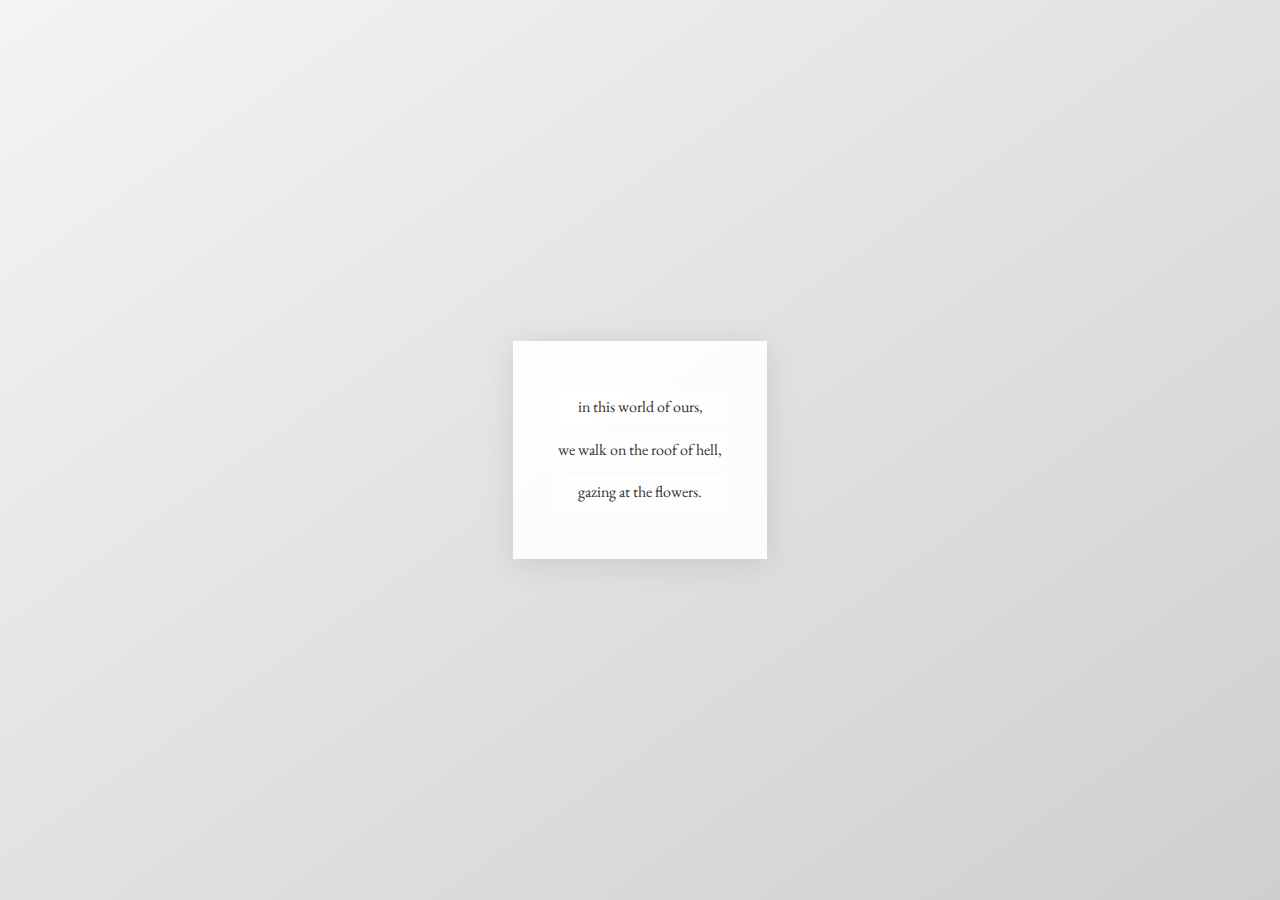
<file: index.html>
<!DOCTYPE html>
<html lang="en">
<head>
    <meta charset="UTF-8" />
    <meta name="viewport" content="width=device-width, initial-scale=1.0"/> 
    <title>flowers</title>
    <link href="https://fonts.googleapis.com/css2?family=EB+Garamond&display=swap" rel="stylesheet">
    <style>
        body {
            margin: 0;
            padding: 0;
            font-family: "EB Garamond", serif;
            background: linear-gradient(to bottom right, #f4f4f4, #cfcfcf);
            height: 100vh;
            display: flex;
            justify-content: center;
            align-items: center;
            color: #333;
        }

        .haiku-container {
            text-align: center;
            padding: 40px;
            background: rgba(255, 255, 255, 0.9);
            box-shadow: 0 4px 30px rgba(0, 0, 0, 0.1);
            background-image: url('https://upload.wikimedia.org/wikipedia/commons/thumb/2/21/Red_rose.jpg/600px-Red_rose.jpg');
            background-size: cover;
            background-position: center;
        }

        .haiku-container p {
            margin: 10px 0;
            font-size: 1rem;
            line-height: 1.4;
            background: rgba(255,255,255,0.7);
            padding: 5px;
            border-radius: 5px;
        }
    </style>
</head>
<body>
    <div class="haiku-container">
        <p>in this world of ours,</p>
        <p>we walk on the roof of hell,</p>
        <p>gazing at the flowers.</p>
    </div>
</body>
</html>
</file>
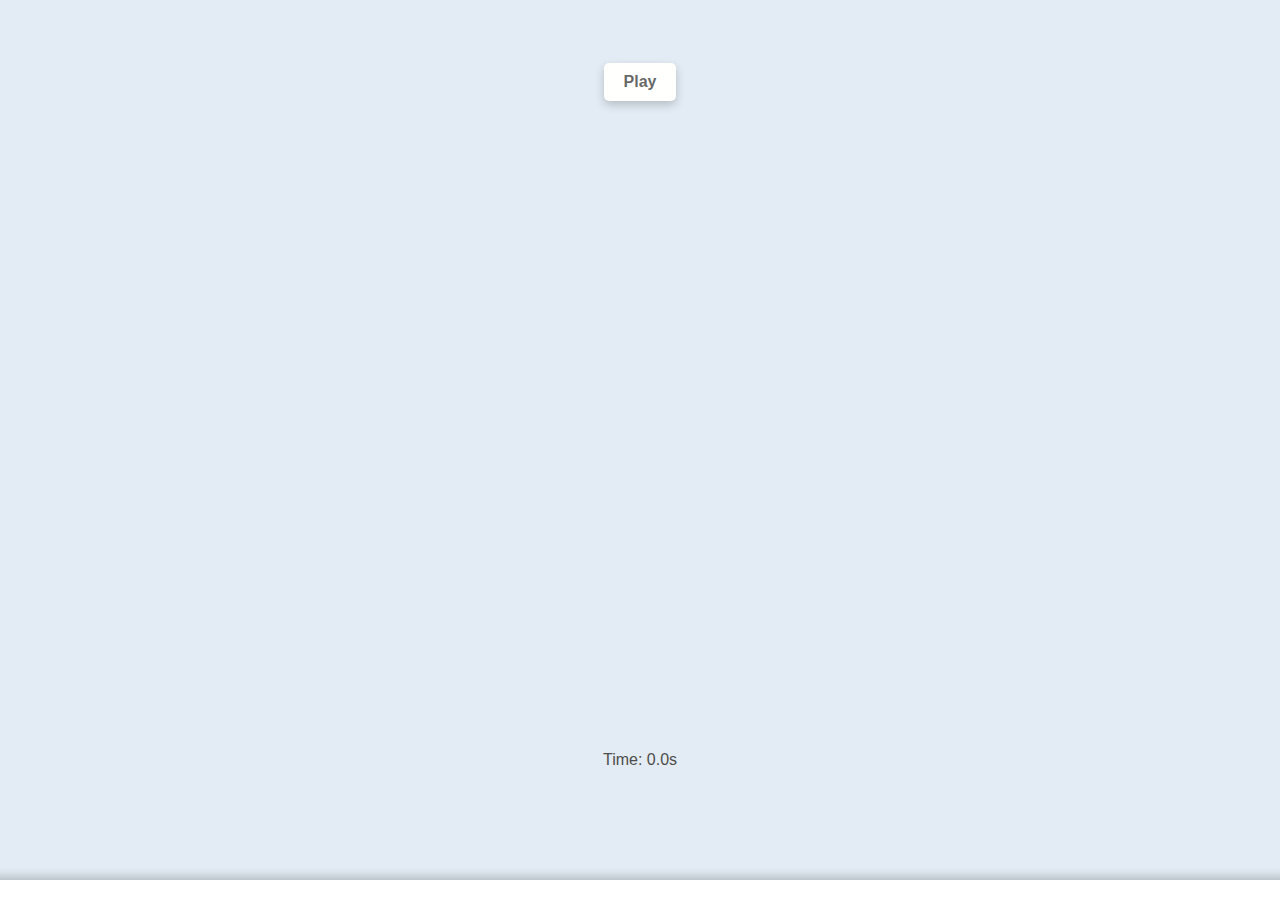
<file: bird/index.html>
<!DOCTYPE html>
<html lang="en">
<head>
    <meta charset="UTF-8">
    <meta name="viewport" content="width=device-width, initial-scale=1.0">
    <title>Birdsong Visualization</title>
    <link rel="stylesheet" href="styles/styles.css">
    <script src="https://d3js.org/d3.v6.min.js"></script>
    <script src="scripts/main.js" defer></script>
</head>
<body>
    <div id="main-content">
        <h1 id="bird-title"></h1>
        <button id="play-button">Play</button>
        <svg id="wheel" width="600" height="600"></svg>
        <div id="time-display">Time: 0.0s</div>
    </div>
    <div id="bottom-menu">
        
    </div>
</body>
</html>
</file>
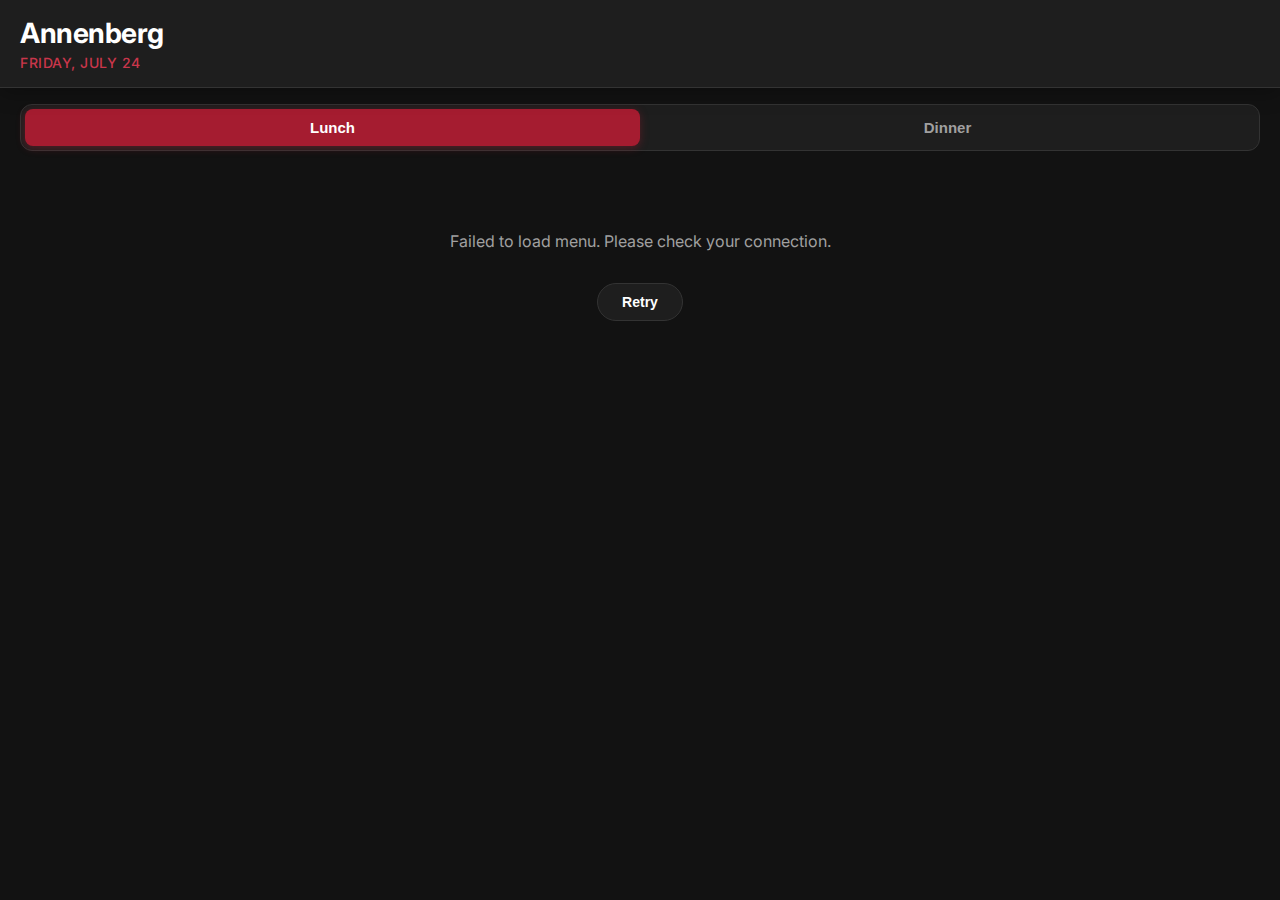
<file: harvardmenu/index.html>
<!DOCTYPE html>
<html lang="en">
<head>
    <meta charset="UTF-8">
    <meta name="viewport" content="width=device-width, initial-scale=1.0, maximum-scale=1.0, user-scalable=no">
    <title>HUDS Menu</title>
    
    <!-- PWA Meta Tags -->
    <meta name="apple-mobile-web-app-capable" content="yes">
    <meta name="apple-mobile-web-app-status-bar-style" content="black-translucent">
    <meta name="apple-mobile-web-app-title" content="HUDS Menu">
    <link rel="apple-touch-icon" href="icons/icon-192.png">
    
    <link rel="manifest" href="manifest.json">
    <link rel="stylesheet" href="style.css">
    
    <!-- Google Fonts for modern typography -->
    <link rel="preconnect" href="https://fonts.googleapis.com">
    <link rel="preconnect" href="https://fonts.gstatic.com" crossorigin>
    <link href="https://fonts.googleapis.com/css2?family=Inter:wght@400;500;600;700&display=swap" rel="stylesheet">
</head>
<body>
    <header class="app-header">
        <div class="header-content">
            <h1>Annenberg</h1>
            <p id="date-display" class="date-subtitle">Loading...</p>
        </div>
    </header>

    <main class="app-container">
        <!-- Tabs for Lunch / Dinner -->
        <div class="meal-tabs">
            <button class="tab-button active" data-meal="1">Lunch</button>
            <button class="tab-button" data-meal="2">Dinner</button>
        </div>

        <div id="loading" class="loading-state">
            <div class="spinner"></div>
            <p>Fetching today's menu...</p>
        </div>

        <div id="error" class="error-state hidden">
            <p>Failed to load menu. Please check your connection.</p>
            <button id="retry-btn" class="retry-btn">Retry</button>
        </div>

        <!-- Menu Content -->
        <div id="menu-container" class="menu-container hidden">
            <!-- Categories will be injected here by JS -->
        </div>
    </main>

    <!-- Adding to home screen prompt (shown via CSS if needed, or just let users do it manually) -->
    <div id="pwa-prompt" class="pwa-prompt hidden">
        <p>To install, tap Share <span class="share-icon">↑</span> then "Add to Home Screen"</p>
        <button id="close-prompt" class="close-btn">×</button>
    </div>

    <script src="app.js?v=2"></script>
</body>
</html>
</file>
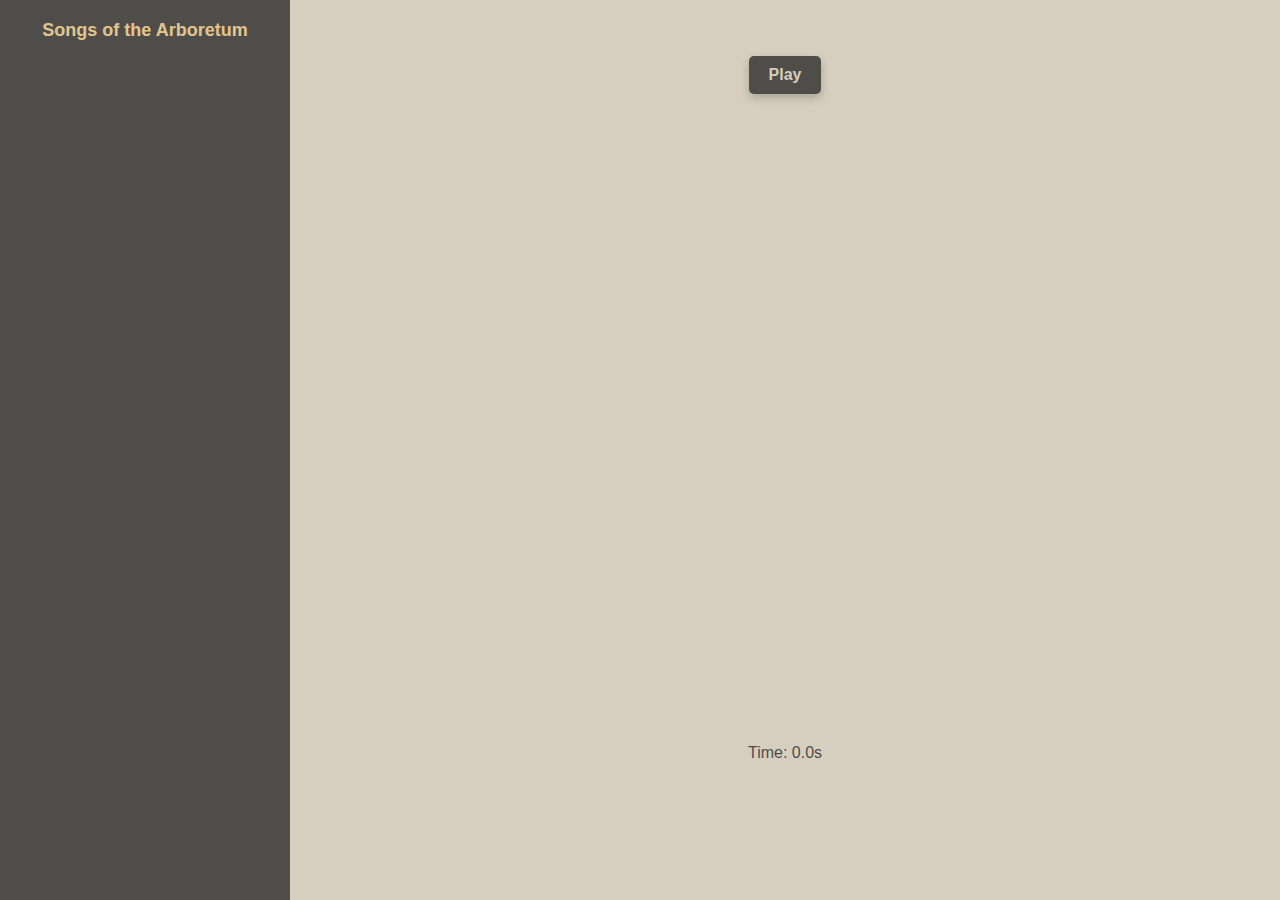
<file: main/index.html>
<!DOCTYPE html>
<html lang="en">
<head>
    <meta charset="UTF-8">
    <meta name="viewport" content="width=device-width, initial-scale=1.0">
    <title>Birdsong Wheel Visualization</title>
    <link rel="stylesheet" href="styles/styles.css">
    <script src="https://d3js.org/d3.v6.min.js"></script>
    <script src="scripts/main.js" defer></script>
</head>
<body>
    <div id="side-menu">
        <div id="menu-title">Songs of the Arboretum</div>
    </div>
    <div id="main-content">
        <h1 id="bird-title"></h1>
        <button id="play-button">Play</button>
        <svg id="wheel" width="600" height="600"></svg>
        <div id="time-display">Time: 0.0s</div>
    </div>
</body>
</html>
</file>
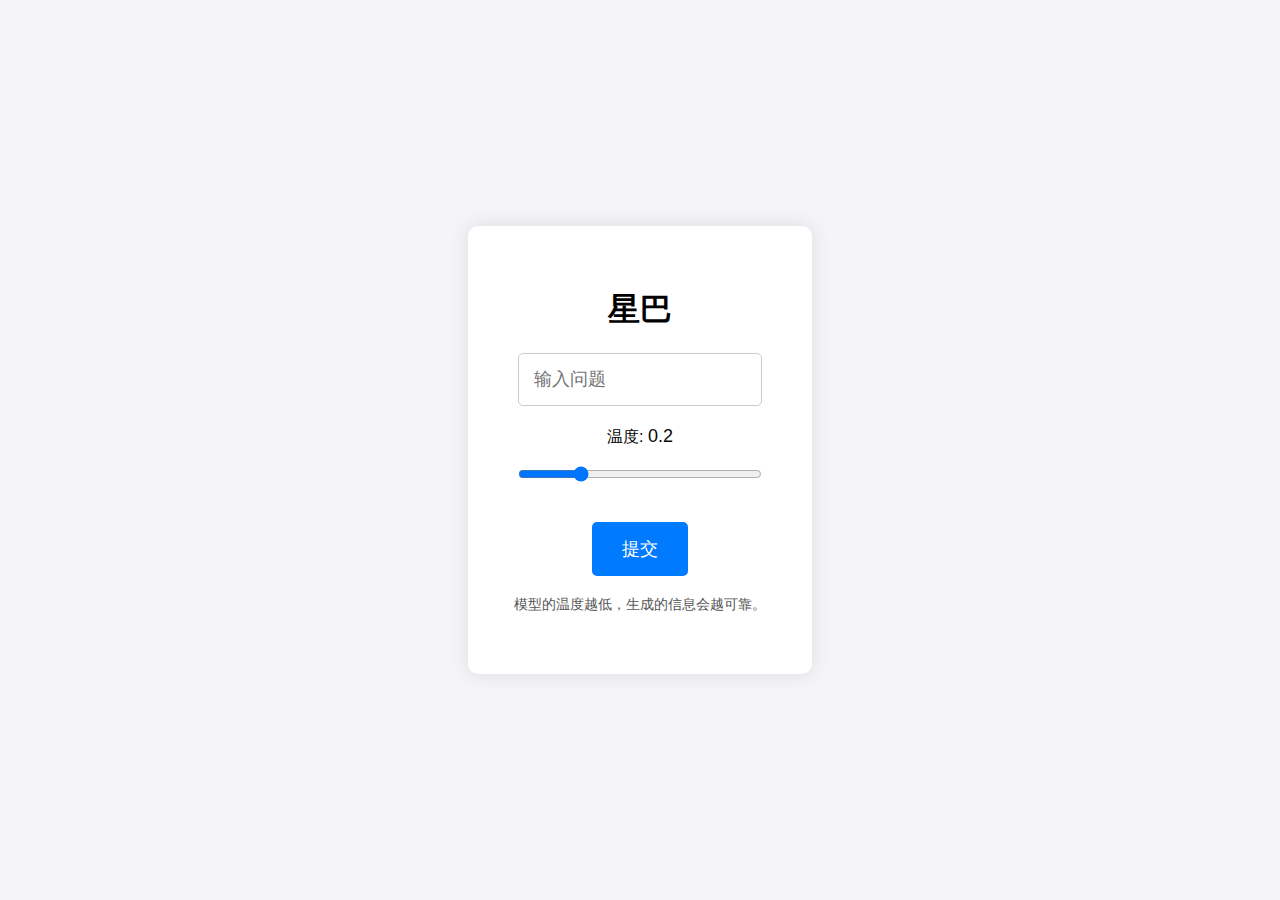
<file: simba/index.html>
<!DOCTYPE html>
<html lang="en">
<head>
    <meta charset="UTF-8">
    <meta name="viewport" content="width=device-width, initial-scale=1.0">
    <title>Simba</title>
    <style>
        
        body {
            font-family: Arial, sans-serif;
            margin: 0;
            padding: 0;
            display: flex;
            justify-content: center;
            align-items: center;
            height: 100vh;
            background-color: #f4f4f9;
        }
        .container {
            text-align: center;
            background: white;
            padding: 40px;
            border-radius: 10px;
            box-shadow: 0 0 20px rgba(0, 0, 0, 0.1);
        }
        .form-group {
            margin: 20px 0;
        }
        input[type="text"], input[type="range"] {
            padding: 15px;
            width: 80%;
            font-size: 18px;
            border: 1px solid #ccc;
            border-radius: 5px;
        }
        button {
            padding: 15px 30px;
            font-size: 18px;
            border: none;
            background: #007bff;
            color: white;
            border-radius: 5px;
            cursor: pointer;
            transition: background 0.3s, opacity 0.3s;
        }
        button:disabled {
            background: #ccc;
            cursor: not-allowed;
            opacity: 0.6;
        }
        .result {
            margin-top: 20px;
            font-size: 18px;
        }
        .reminder {
            margin-top: 10px;
            font-size: 14px;
            color: #555;
        }
        .temperature-value {
            font-size: 18px;
            color: #a00003;
            color: #070707;
        }
        .audio-controls {
            margin-top: 20px;
        }
        .audio-controls button {
            margin: 0 5px;
        }
    </style>
</head>
<body>
    <div class="container">
        <h1>星巴</h1>
        <form id="questionForm">
            <div class="form-group">
                <input type="text" id="question" placeholder="输入问题" required>
            </div>
            <div class="form-group">
                <label for="temperature">温度: <span id="temperatureValue" class="temperature-value">0.2</span></label>
                <input type="range" id="temperature" min="0" max="1" step="0.1" value="0.2" oninput="updateTemperatureValue()">
            </div>
            <div class="form-group">
                <button type="submit" id="submitButton">提交</button>
            </div>
        </form>
        <div class="reminder">模型的温度越低，生成的信息会越可靠。</div> 
        <div class="result" id="result"></div>
        <div class="audio-controls" id="audioControls" style="display: none;">
            <button id="playButton">播放</button>
            <button id="pauseButton">暂停</button>
            <button id="replayButton">重播</button>
        </div>
    </div>
    <script>
        let audio = null;

        function updateTemperatureValue() {
            const temperature = document.getElementById('temperature').value;
            document.getElementById('temperatureValue').innerText = temperature;
        }

        document.getElementById('questionForm').addEventListener('submit', function(event) {
            event.preventDefault();
            const question = document.getElementById('question').value;
            const temperature = document.getElementById('temperature').value;
            const submitButton = document.getElementById('submitButton');
            submitButton.disabled = true;  // Disable the submit button

            fetch('https://simba-backend-eqq2.onrender.com/process', {  // Replace with your backend URL
                method: 'POST',
                headers: {
                    'Content-Type': 'application/json'
                },
                body: JSON.stringify({ question, temperature: parseFloat(temperature) })
            })
            .then(response => response.json())
            .then(data => {
                document.getElementById('result').innerHTML = `<p>${data.answer}</p>`;
                
                const audioBase64 = data.audio_base64;
                const audioUrl = `data:audio/mpeg;base64,${audioBase64}`;

                if (audio) {
                    audio.pause();
                }
                audio = new Audio(audioUrl);

                const playButton = document.getElementById('playButton');
                const pauseButton = document.getElementById('pauseButton');
                const replayButton = document.getElementById('replayButton');

                playButton.removeEventListener('click', playAudio);
                pauseButton.removeEventListener('click', pauseAudio);
                replayButton.removeEventListener('click', replayAudio);

                playButton.addEventListener('click', playAudio);
                pauseButton.addEventListener('click', pauseAudio);
                replayButton.addEventListener('click', replayAudio);

                document.getElementById('audioControls').style.display = 'block';

                setTimeout(() => {
                    submitButton.disabled = false;  // Re-enable the submit button after 2 seconds
                }, 2000);  // 2 seconds cooldown
            })
            .catch(error => {
                console.error('Error:', error);
                setTimeout(() => {
                    submitButton.disabled = false;  // Re-enable the submit button after 2 seconds even if there is an error
                }, 2000);  // 2 seconds cooldown
            });
        });

        function playAudio() {
            if (audio) {
                audio.play();
            }
        }

        function pauseAudio() {
            if (audio) {
                audio.pause();
            }
        }

        function replayAudio() {
            if (audio) {
                audio.currentTime = 0;
                audio.play();
            }
        }
    </script>
</body>
</html>
</file>
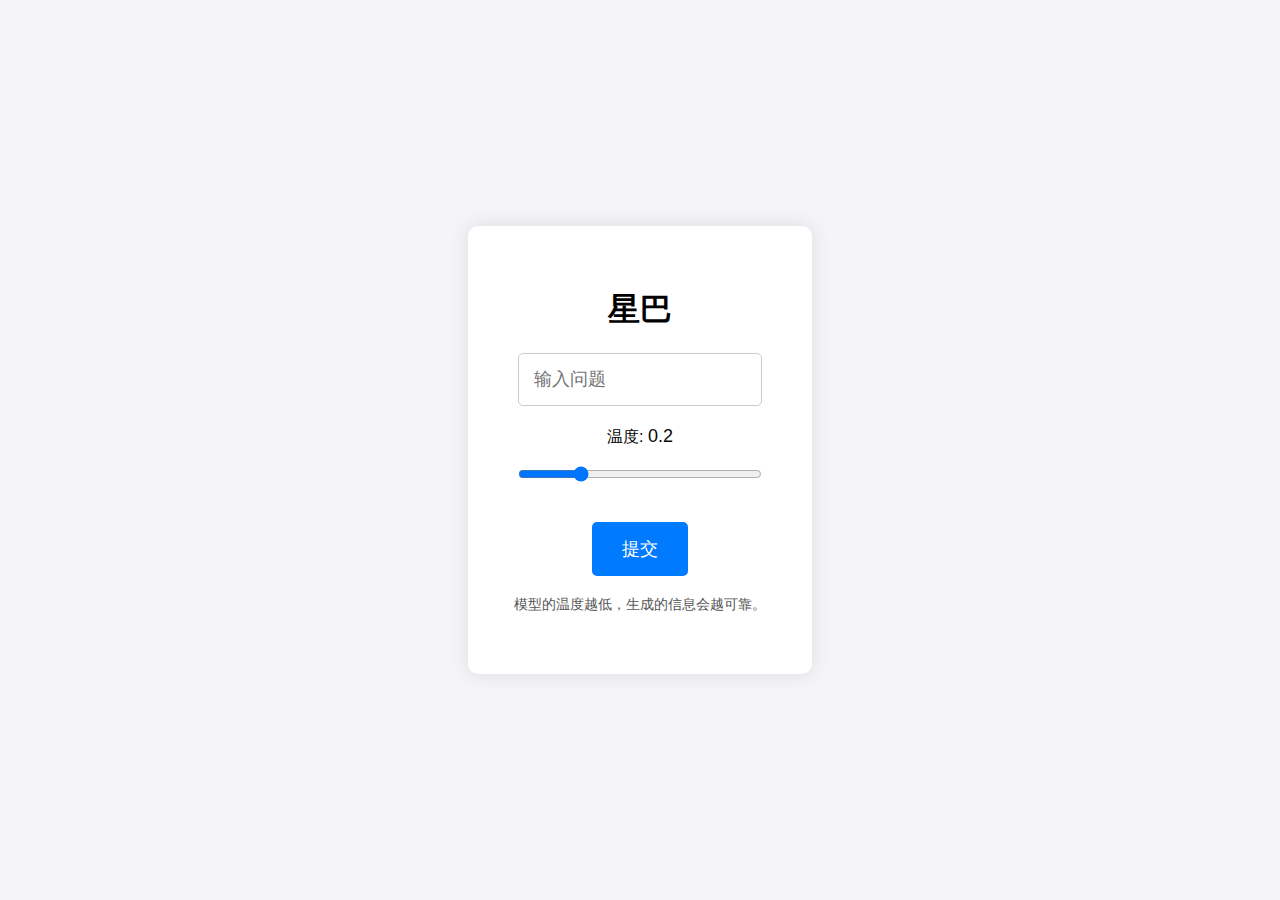
<file: simbatest/index.html>
<!DOCTYPE html>
<html lang="en">
<head>
    <meta charset="UTF-8">
    <meta name="viewport" content="width=device-width, initial-scale=1.0">
    <title>Simba</title>
    <style>
        body {
            font-family: Arial, sans-serif;
            margin: 0;
            padding: 0;
            display: flex;
            justify-content: center;
            align-items: center;
            height: 100vh;
            background-color: #f4f4f9;
        }
        .container {
            text-align: center;
            background: white;
            padding: 40px;
            border-radius: 10px;
            box-shadow: 0 0 20px rgba(0, 0, 0, 0.1);
        }
        .form-group {
            margin: 20px 0;
        }
        input[type="text"], input[type="range"] {
            padding: 15px;
            width: 80%;
            font-size: 18px;
            border: 1px solid #ccc;
            border-radius: 5px;
        }
        button {
            padding: 15px 30px;
            font-size: 18px;
            border: none;
            background: #007bff;
            color: white;
            border-radius: 5px;
            cursor: pointer;
            transition: background 0.3s, opacity 0.3s;
        }
        button:disabled {
            background: #ccc;
            cursor: not-allowed;
            opacity: 0.6;
        }
        .result {
            margin-top: 20px;
            font-size: 18px;
        }
        .reminder {
            margin-top: 10px;
            font-size: 14px;
            color: #555;
        }
        .temperature-value {
            font-size: 18px;
            color: #070707;
        }
        audio {
            margin-top: 20px;
        }
    </style>
</head>
<body>
    <div class="container">
        <h1>星巴</h1>
        <form id="questionForm">
            <div class="form-group">
                <input type="text" id="question" placeholder="输入问题" required>
            </div>
            <div class="form-group">
                <label for="temperature">温度: <span id="temperatureValue" class="temperature-value">0.2</span></label>
                <input type="range" id="temperature" min="0" max="1" step="0.1" value="0.2" oninput="updateTemperatureValue()">
            </div>
            <div class="form-group">
                <button type="submit" id="submitButton">提交</button>
            </div>
        </form>
        <div class="reminder">模型的温度越低，生成的信息会越可靠。</div>
        <div class="result" id="result"></div>
        <audio id="audioPlayer" controls style="display: none;">
            <source id="audioSource" src="" type="audio/wav">
            Your browser does not support the audio element.
        </audio>
    </div>
    <script>
        function updateTemperatureValue() {
            const temperature = document.getElementById('temperature').value;
            document.getElementById('temperatureValue').innerText = temperature;
        }

        document.getElementById('questionForm').addEventListener('submit', function(event) {
            event.preventDefault();

            const question = document.getElementById('question').value;
            const temperature = document.getElementById('temperature').value;
            const submitButton = document.getElementById('submitButton');

            submitButton.disabled = true;  // Disable the submit button

            fetch('https://simba-backend-eqq2.onrender.com/process', { 
                method: 'POST',
                headers: {
                    'Content-Type': 'application/json'
                },
                body: JSON.stringify({ question, temperature: parseFloat(temperature) })
            })
            .then(response => response.json())
            .then(data => {
                // Display the text result from the first API
                document.getElementById('result').innerHTML = `<p>${data.answer}</p>`;

                // Use the answer from the first API as input for the backend
                fetch('https://simba-backend-eqq2.onrender.com/process_apitts', {
                    method: 'POST',
                    headers: {
                        'Content-Type': 'application/json'
                    },
                    body: JSON.stringify({ text: data.answer, language: "zh" })
                })
                .then(response => response.json())
                .then(audioData => {
                    document.getElementById('result').innerHTML += `<p>${audioData.name}</p>`;
                    const audioPlayer = document.getElementById('audioPlayer');
                    const audioSource = document.getElementById('audioSource');
                    audioSource.src = audioData.url;
                    audioPlayer.style.display = 'block';
                    audioPlayer.load();
                    audioPlayer.play();
                    setTimeout(() => {
                        submitButton.disabled = false;  // Re-enable the submit button after 5 seconds
                    }, 2000);  // 5 seconds cooldown
                })
                .catch(error => {
                    console.error('Error with second API:', error);
                    setTimeout(() => {
                        submitButton.disabled = false;  // Re-enable the submit button after 5 seconds even if there is an error
                    }, 2000);  // 5 seconds cooldown
                });
            })
            .catch(error => {
                console.error('Error with first API:', error);
                setTimeout(() => {
                    submitButton.disabled = false;  // Re-enable the submit button after 5 seconds even if there is an error
                }, 2000);  // 5 seconds cooldown
            });
        });
    </script>
</body>
</html>
</file>
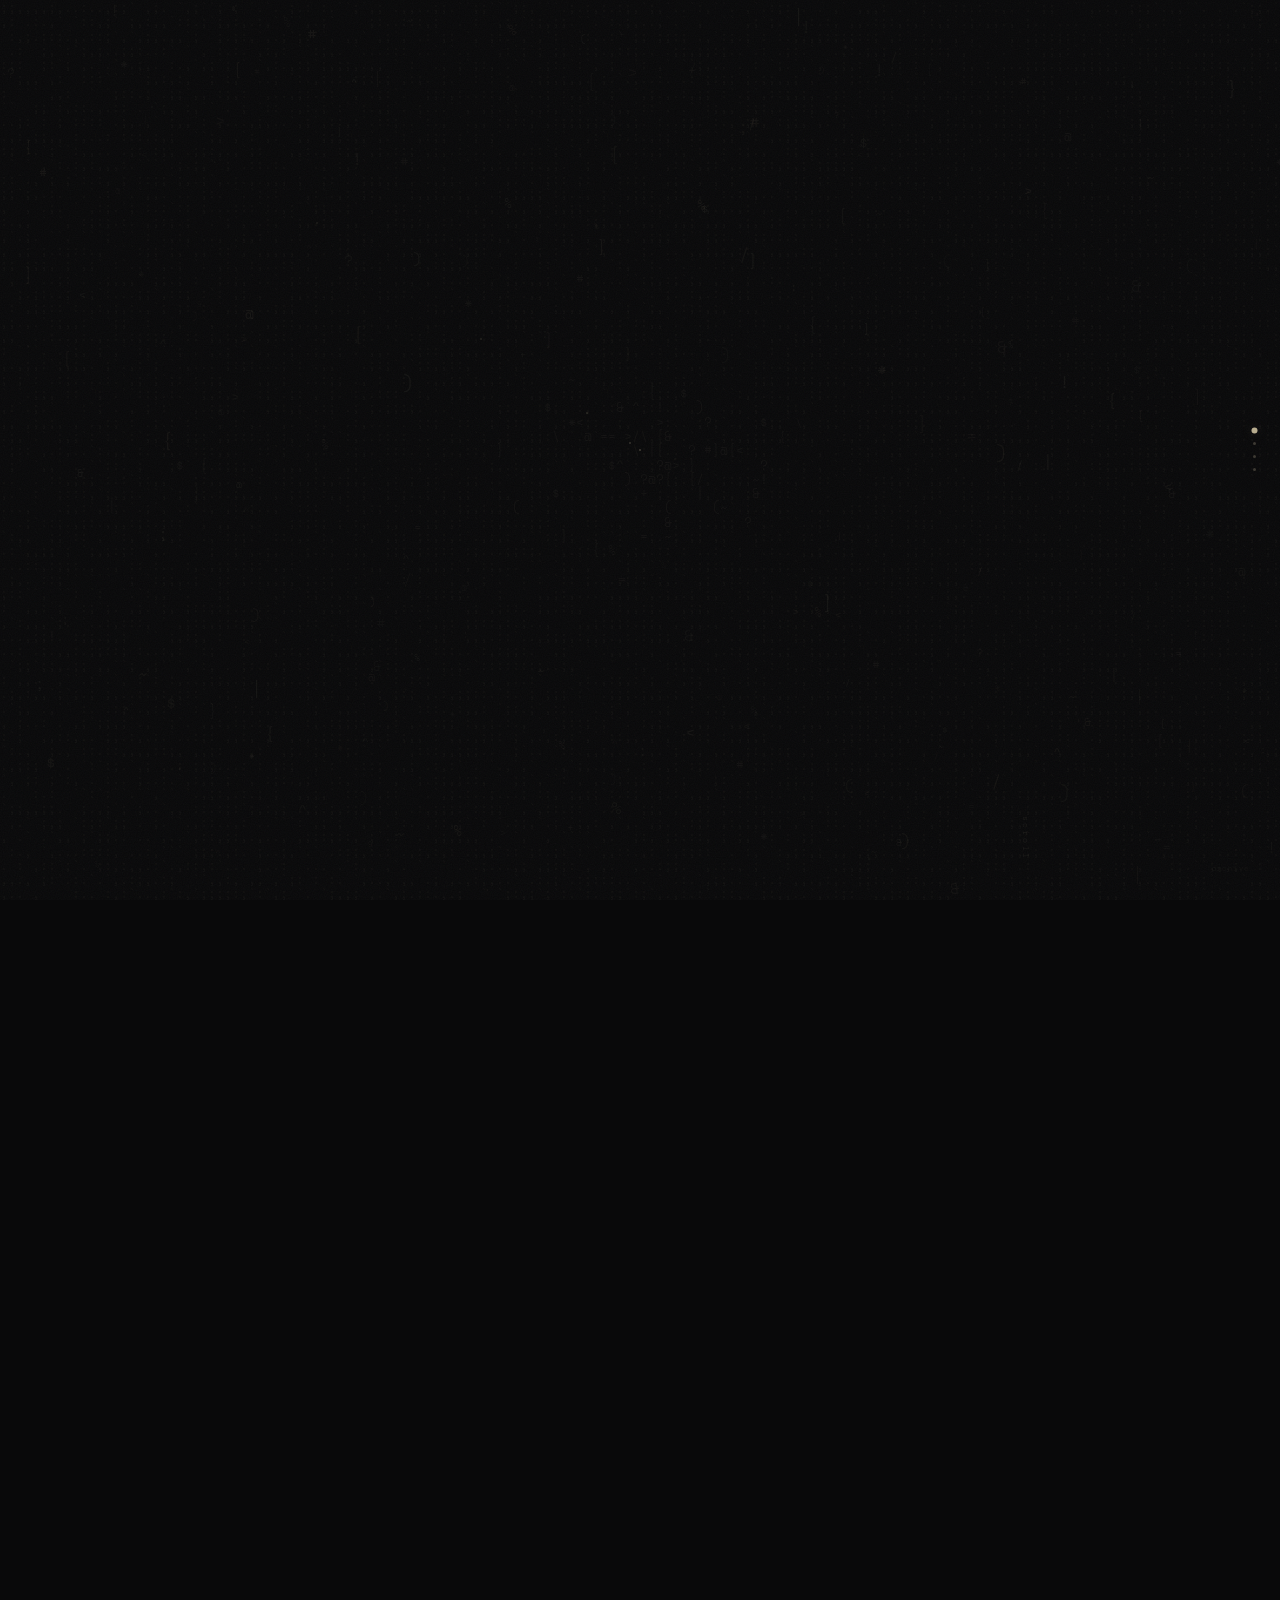
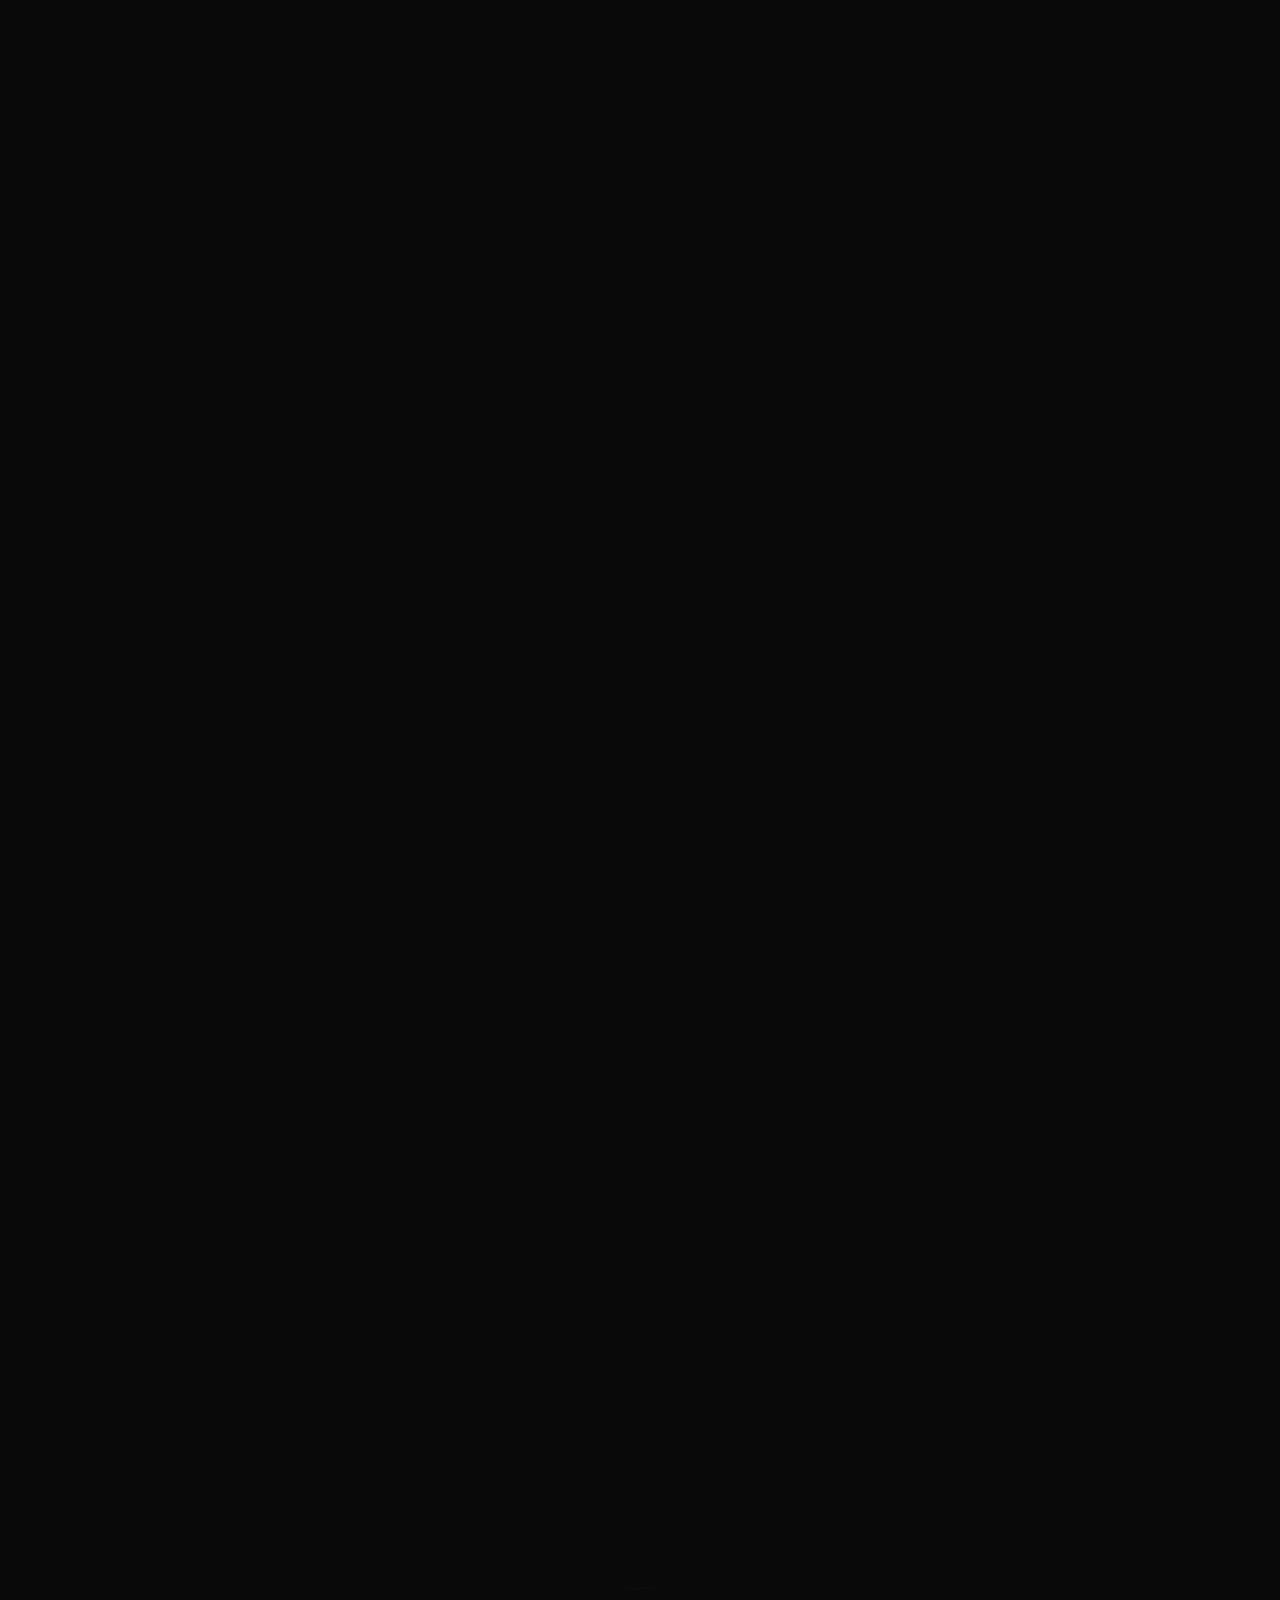
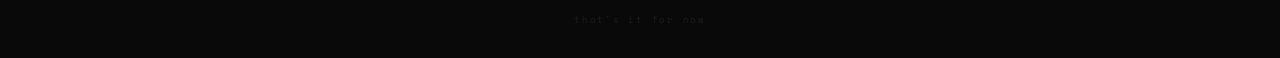
<file: index-old.html>
<!DOCTYPE html>
<html lang="en">
<head>
<meta charset="UTF-8">
<meta name="viewport" content="width=device-width, initial-scale=1.0">
<title>dylan</title>
<style>
  @import url('https://fonts.googleapis.com/css2?family=Space+Mono:ital,wght@0,400;0,700;1,400&display=swap');

  * { margin: 0; padding: 0; box-sizing: border-box; }

  :root {
    --bg: #09090a;
    --bg2: #0f0f11;
    --text: #d4d0c8;
    --dim: #3d3a33;
    --dim2: #2a2823;
    --accent: #b8ad8f;
    --accent2: #6e6650;
    --glow: rgba(184, 173, 143, 0.06);
  }

  ::selection { background: var(--accent); color: var(--bg); }

  html {
    scroll-behavior: smooth;
    scrollbar-width: thin;
    scrollbar-color: var(--dim) var(--bg);
  }

  body {
    background: var(--bg);
    color: var(--text);
    font-family: 'Space Mono', monospace;
    font-weight: 400;
    overflow-x: hidden;
    cursor: crosshair;
    -webkit-font-smoothing: antialiased;
  }

  .noise {
    position: fixed; top: 0; left: 0;
    width: 100%; height: 100%;
    z-index: 1; pointer-events: none; opacity: 0.04;
    background-image: url("data:image/svg+xml,%3Csvg viewBox='0 0 256 256' xmlns='http://www.w3.org/2000/svg'%3E%3Cfilter id='n'%3E%3CfeTurbulence type='fractalNoise' baseFrequency='0.85' numOctaves='4' stitchTiles='stitch'/%3E%3C/filter%3E%3Crect width='100%25' height='100%25' filter='url(%23n)'/%3E%3C/svg%3E");
    background-repeat: repeat; background-size: 256px;
  }

  #ascii-bg {
    position: fixed; top: 0; left: 0;
    width: 100vw; height: 100vh;
    z-index: 0; pointer-events: none;
    font-size: 13px; line-height: 1.1;
    color: var(--dim); opacity: 0.18;
    overflow: hidden; white-space: pre;
  }

  #gravity-canvas {
    position: fixed; top: 0; left: 0;
    width: 100vw; height: 100vh;
    z-index: 1; pointer-events: none;
  }

  .content { position: relative; z-index: 3; }

  /* ── GRAVITY BADGE ── */
  .gravity-badge {
    position: fixed; top: 1.5rem; left: 50%;
    transform: translateX(-50%);
    font-size: 0.5rem; color: var(--accent);
    letter-spacing: 0.3em; z-index: 200;
    opacity: 0; transition: opacity 0.4s;
    pointer-events: none; text-transform: uppercase;
    background: var(--bg); padding: 0.4rem 1rem;
    border: 1px solid var(--dim2);
  }
  .gravity-badge.show { opacity: 0.7; }

  .key-hint {
    position: fixed; bottom: 1.5rem; left: 50%;
    transform: translateX(-50%);
    font-size: 0.45rem; color: var(--dim);
    letter-spacing: 0.3em; z-index: 200;
    opacity: 0; pointer-events: none;
    animation: hintFade 6s ease-in-out forwards;
    animation-delay: 3s;
  }
  @keyframes hintFade {
    0% { opacity: 0; } 15% { opacity: 0.35; }
    85% { opacity: 0.35; } 100% { opacity: 0; }
  }

  /* ── HERO ── */
  .hero {
    height: 100vh;
    display: flex; flex-direction: column;
    justify-content: center; align-items: center;
    position: relative; overflow: hidden;
  }

  .hero-intro {
    font-size: clamp(0.85rem, 1.5vw, 1.1rem);
    color: var(--accent2); letter-spacing: 0.05em;
    margin-bottom: 0.6rem;
    opacity: 0; animation: fadeUp 1.2s 0.2s forwards;
    align-self: flex-start;
    margin-left: calc(50% - min(42vw, 420px));
    transform: rotate(-0.4deg);
  }

  .hero-name {
    font-size: clamp(6rem, 20vw, 18rem);
    font-weight: 700; letter-spacing: -0.06em;
    color: var(--text); line-height: 0.85;
    cursor: default;
    opacity: 0;
    animation: nameIn 2s 0.4s cubic-bezier(0.16, 1, 0.3, 1) forwards;
  }

  @keyframes nameIn {
    from { opacity: 0; transform: translateY(15px); }
    to { opacity: 1; transform: translateY(0); }
  }

  @keyframes fadeUp {
    from { opacity: 0; transform: translateY(8px) rotate(-0.4deg); }
    to { opacity: 0.8; transform: translateY(0) rotate(-0.4deg); }
  }

  /* ── RANDOM QUOTE ON HERO ── */
  .hero-quote {
    margin-top: 3.5rem;
    max-width: 500px;
    text-align: center;
    opacity: 0;
    animation: fadeUp 1.2s 1.8s forwards;
  }

  .hero-quote-text {
    font-size: 0.85rem;
    line-height: 1.8;
    color: var(--text);
    opacity: 0.55;
    font-style: italic;
  }

  .hero-quote-src {
    font-size: 0.6rem;
    color: var(--accent2);
    margin-top: 0.6rem;
    letter-spacing: 0.1em;
  }

  .hero-corner {
    position: absolute;
    bottom: 2.5rem; right: 3rem;
    font-size: 0.5rem; color: var(--dim);
    opacity: 0.35; writing-mode: vertical-rl;
    letter-spacing: 0.3em;
  }

  /* ── SECTIONS ── */
  section {
    min-height: 80vh; padding: 6rem 2rem;
    display: flex; flex-direction: column;
    justify-content: center;
    max-width: 880px; margin: 0 auto;
  }

  .s-label {
    font-size: 0.55rem; color: var(--dim);
    letter-spacing: 0.3em; margin-bottom: 2.5rem;
    opacity: 0;
    transform: translateX(-15px) rotate(-0.5deg);
    transition: all 0.7s cubic-bezier(0.16, 1, 0.3, 1);
    border-left: 1px solid var(--dim2);
    padding-left: 0.8rem;
  }
  .s-label.visible {
    opacity: 0.8;
    transform: translateX(0) rotate(-0.5deg);
  }

  /* ── ABOUT ── */
  .about-text {
    font-size: clamp(1.1rem, 2.5vw, 1.6rem);
    line-height: 1.8; color: var(--text);
    max-width: 600px; opacity: 0;
    transform: translateY(25px);
    transition: all 1s cubic-bezier(0.16, 1, 0.3, 1);
    font-weight: 400;
  }
  .about-text.visible { opacity: 0.9; transform: translateY(0); }

  .about-text em {
    font-style: normal; color: var(--accent);
    text-decoration: underline;
    text-decoration-color: var(--dim);
    text-underline-offset: 3px;
    text-decoration-style: wavy;
    text-decoration-thickness: 1px;
  }

  /* ── UNDER CONSTRUCTION ── */
  .wip-section {
    min-height: 50vh;
    display: flex; flex-direction: column;
    align-items: center; justify-content: center;
    padding: 6rem 2rem;
    position: relative;
  }

  .wip-box {
    border: 1px dashed var(--dim2);
    padding: 3rem 4rem;
    text-align: center;
    opacity: 0;
    transform: translateY(20px);
    transition: all 0.8s cubic-bezier(0.16, 1, 0.3, 1);
    position: relative;
  }

  .wip-box.visible {
    opacity: 1;
    transform: translateY(0);
  }

  .wip-icon {
    font-size: 1.2rem;
    color: var(--accent2);
    margin-bottom: 1.5rem;
    opacity: 0.5;
    display: block;
    letter-spacing: 0.1em;
  }

  .wip-text {
    font-size: 0.75rem;
    color: var(--accent2);
    letter-spacing: 0.2em;
    line-height: 2;
    opacity: 0.8;
  }

  .wip-sub {
    font-size: 0.6rem;
    color: var(--dim);
    opacity: 0.5;
    margin-top: 1rem;
    letter-spacing: 0.1em;
  }

  /* ── THINGS ── */
  #things-container { display: flex; flex-direction: column; }

  .t-item {
    padding: 1.5rem 0;
    display: flex; align-items: baseline; gap: 1.5rem;
    opacity: 0; transform: translateX(-10px);
    transition: all 0.5s cubic-bezier(0.16, 1, 0.3, 1);
    cursor: default; position: relative;
    border-bottom: 1px dashed var(--dim2);
  }
  .t-item.visible { opacity: 1; transform: translateX(0); }
  .t-item:hover { padding-left: 0.8rem; }

  .t-num {
    font-size: 0.55rem; color: var(--dim); opacity: 0.5;
    min-width: 1.5rem; transform: rotate(-2deg);
  }
  .t-text {
    font-size: 0.95rem; line-height: 1.6;
    color: var(--text); opacity: 0.8; transition: all 0.3s;
  }
  .t-item:hover .t-text { color: var(--accent); opacity: 1; }
  .t-tag {
    font-size: 0.45rem; color: var(--dim);
    letter-spacing: 0.15em; text-transform: uppercase;
    margin-left: auto; white-space: nowrap;
    opacity: 0; transition: opacity 0.3s; transform: rotate(1deg);
  }
  .t-item:hover .t-tag { opacity: 0.5; }

  /* ── HIDDEN QUOTES ARCHIVE ── */
  .archive-trigger {
    position: fixed;
    bottom: 1.2rem; right: 1.5rem;
    font-size: 0.45rem; color: var(--dim);
    background: none; border: none;
    cursor: pointer; z-index: 200;
    letter-spacing: 0.2em;
    opacity: 0.2; transition: opacity 0.3s;
    font-family: 'Space Mono', monospace;
    padding: 0.4rem;
  }
  .archive-trigger:hover { opacity: 0.6; }

  .archive-overlay {
    position: fixed; top: 0; left: 0;
    width: 100vw; height: 100vh;
    background: rgba(9, 9, 10, 0.95);
    z-index: 300;
    display: flex; align-items: center; justify-content: center;
    opacity: 0; pointer-events: none;
    transition: opacity 0.5s;
  }
  .archive-overlay.open {
    opacity: 1; pointer-events: all;
  }

  .archive-inner {
    max-width: 600px; width: 90%;
    max-height: 80vh; overflow-y: auto;
    padding: 2rem 0;
    scrollbar-width: thin;
    scrollbar-color: var(--dim) transparent;
  }

  .archive-header {
    font-size: 0.55rem; color: var(--dim);
    letter-spacing: 0.3em; margin-bottom: 2rem;
    display: flex; justify-content: space-between;
    align-items: baseline;
  }

  .archive-close {
    background: none; border: none;
    color: var(--dim); font-family: 'Space Mono', monospace;
    font-size: 0.55rem; cursor: pointer;
    letter-spacing: 0.2em;
    transition: color 0.3s;
  }
  .archive-close:hover { color: var(--accent); }

  .archive-item {
    padding: 1.5rem 0;
    border-top: 1px solid var(--dim2);
  }
  .archive-item:last-child {
    border-bottom: 1px solid var(--dim2);
  }

  .archive-q {
    font-size: 0.85rem; line-height: 1.8;
    color: var(--text); opacity: 0.7;
    margin-bottom: 0.6rem;
    padding-left: 1rem;
    border-left: 1px solid var(--dim2);
  }

  .archive-src {
    font-size: 0.55rem; color: var(--accent2);
    letter-spacing: 0.1em; padding-left: 1rem;
  }

  /* ── FLOATER ── */
  .floater {
    position: fixed; color: var(--accent2);
    opacity: 0; pointer-events: none; z-index: 2;
    animation: drift linear infinite; font-size: 16px;
  }
  @keyframes drift {
    0% { transform: translate(0,0) rotate(0deg); opacity: 0; }
    8% { opacity: 0.1; } 92% { opacity: 0.1; }
    100% { transform: translate(var(--dx), var(--dy)) rotate(var(--rot)); opacity: 0; }
  }

  /* ── FOOTER ── */
  .footer {
    padding: 8rem 2rem 2rem; text-align: center;
    font-size: 0.55rem; color: var(--dim);
    letter-spacing: 0.2em; opacity: 0.4;
    position: relative; z-index: 3;
  }
  .footer-line {
    width: 30px; height: 1px; background: var(--dim);
    margin: 0 auto 1.5rem; opacity: 0.3; transform: rotate(1deg);
  }

  /* ── NAV ── */
  .nav-dots {
    position: fixed; right: 1.5rem; top: 50%;
    transform: translateY(-50%); z-index: 100;
    display: flex; flex-direction: column; gap: 10px;
  }
  .nav-dot {
    width: 3px; height: 3px; border-radius: 50%;
    background: var(--dim); cursor: pointer;
    transition: all 0.4s; border: none; padding: 0;
  }
  .nav-dot.active {
    background: var(--accent);
    box-shadow: 0 0 6px rgba(184,173,143,0.2);
    transform: scale(2);
  }

  .trail-dot {
    position: fixed; width: 2px; height: 2px;
    border-radius: 50%; background: var(--accent);
    pointer-events: none; z-index: 9999; opacity: 0;
  }

  .gravity-active .grav-el {
    will-change: transform;
    transition: none !important;
  }

  @media (max-width: 600px) {
    .nav-dots { display: none; }
    section { padding: 4rem 1.2rem; }
    .hero-intro { margin-left: 1.5rem; }
    .hero-corner { display: none; }
    .key-hint { display: none; }
    .archive-trigger { bottom: 0.8rem; right: 0.8rem; }
  }
</style>
</head>
<body>

<div class="noise"></div>
<div id="ascii-bg"></div>
<canvas id="gravity-canvas"></canvas>
<nav class="nav-dots" id="nav-dots"></nav>

<div class="gravity-badge" id="gravity-badge">gravity: on — click + hold</div>
<div class="key-hint">press G to toggle gravity</div>

<button class="archive-trigger" id="archive-btn">archive</button>

<div class="archive-overlay" id="archive-overlay">
  <div class="archive-inner">
    <div class="archive-header">
      <span>all saved quotes — wip</span>
      <button class="archive-close" id="archive-close">close</button>
    </div>
    <div id="archive-list"></div>
  </div>
</div>

<div class="content" id="main-content">

  <!-- HERO -->
  <section class="hero" data-section="0">
    <div class="hero-intro grav-el">hi, i'm</div>
    <div class="hero-name grav-el">dylan</div>
    <div class="hero-quote grav-el" id="hero-quote"></div>
    <div class="hero-corner">scroll</div>
  </section>

  <!-- ABOUT -->
  <section data-section="1">
    <div class="s-label grav-el">about, sort of</div>
    <p class="about-text grav-el">
      write something about yourself here.
      or don't. it's <em>your site</em>.
      this whole thing is <em>under construction</em> anyway.
    </p>
  </section>

  <!-- UNDER CONSTRUCTION -->
  <section data-section="2">
    <div class="wip-section">
      <div class="wip-box grav-el" id="wip-box">
        <span class="wip-icon">{...}</span>
        <div class="wip-text">
          under construction<br>
          collecting things worth keeping
        </div>
        <div class="wip-sub">more stuff eventually. probably.</div>
      </div>
    </div>
  </section>

  <!-- THINGS -->
  <section data-section="3">
    <div class="s-label grav-el">stuff i think about — wip</div>
    <div id="things-container"></div>
  </section>

</div>

<div class="footer grav-el">
  <div class="footer-line"></div>
  that's it for now
</div>

<script>
// ╔══════════════════════════════════════════════╗
// ║                                              ║
// ║   EDIT YOUR CONTENT HERE                     ║
// ║   just add to these arrays                   ║
// ║                                              ║
// ╚══════════════════════════════════════════════╝

const QUOTES = [
  // just add more lines like this:
  // { text: "your quote here", src: "who said it" },
  { text: "sample quote — replace me with something you actually like", src: "placeholder" },
  { text: "another one goes here. add as many as you want.", src: "placeholder" },
  { text: "each reload picks a random one from this list", src: "placeholder" },
];

const THINGS = [
  // just add more lines like this:
  // { text: "the thing", tag: "category" },
  { text: "replace this with something you find interesting", tag: "tbd" },
  { text: "and this too", tag: "tbd" },
  { text: "keep going", tag: "tbd" },
];

// ╔══════════════════════════════════════════════╗
// ║   END OF EDITABLE CONTENT                    ║
// ╚══════════════════════════════════════════════╝


// ── RANDOM QUOTE ON HERO ──
const heroQuote = document.getElementById('hero-quote');
const rq = QUOTES[Math.floor(Math.random() * QUOTES.length)];
heroQuote.innerHTML = `
  <div class="hero-quote-text">"${rq.text}"</div>
  <div class="hero-quote-src">— ${rq.src}</div>
`;


// ── ARCHIVE OVERLAY ──
const archiveList = document.getElementById('archive-list');
QUOTES.forEach((q, i) => {
  const d = document.createElement('div');
  d.className = 'archive-item';
  d.innerHTML = `
    <div class="archive-q">${q.text}</div>
    <div class="archive-src">— ${q.src}</div>
  `;
  archiveList.appendChild(d);
});

const archiveOverlay = document.getElementById('archive-overlay');
document.getElementById('archive-btn').addEventListener('click', () => {
  archiveOverlay.classList.add('open');
});
document.getElementById('archive-close').addEventListener('click', () => {
  archiveOverlay.classList.remove('open');
});
archiveOverlay.addEventListener('click', e => {
  if (e.target === archiveOverlay) archiveOverlay.classList.remove('open');
});
document.addEventListener('keydown', e => {
  if (e.key === 'Escape') archiveOverlay.classList.remove('open');
});


// ── RENDER THINGS ──
const thingsEl = document.getElementById('things-container');
THINGS.forEach((t, i) => {
  const d = document.createElement('div');
  d.className = 't-item grav-el';
  d.innerHTML = `
    <span class="t-num">${String(i + 1).padStart(2, '0')}</span>
    <span class="t-text">${t.text}</span>
    <span class="t-tag">${t.tag}</span>
  `;
  thingsEl.appendChild(d);
});


// ── MOUSE ──
let mx = window.innerWidth / 2;
let my = window.innerHeight / 2;
let mouseDown = false;

document.addEventListener('mousemove', e => { mx = e.clientX; my = e.clientY; });
document.addEventListener('mousedown', () => { mouseDown = true; });
document.addEventListener('mouseup', () => { mouseDown = false; });


// ━━━━━━━━━━━━━━━━━━━━━━━━━━━━━━━━━━━━━━━
//  GRAVITY SYSTEM — press G to toggle
// ━━━━━━━━━━━━━━━━━━━━━━━━━━━━━━━━━━━━━━━
let gravityEnabled = false;
let gravityStrength = 0;
let justReleased = false;
let releaseTime = 0;

const gravBadge = document.getElementById('gravity-badge');

document.addEventListener('keydown', e => {
  if (e.key === 'g' || e.key === 'G') {
    if (archiveOverlay.classList.contains('open')) return;
    gravityEnabled = !gravityEnabled;
    gravBadge.textContent = gravityEnabled
      ? 'gravity: on — click + hold' : 'gravity: off';
    gravBadge.classList.add('show');
    document.body.classList.toggle('gravity-active', gravityEnabled);
    if (!gravityEnabled) {
      document.querySelectorAll('.grav-el').forEach(el => {
        el.style.transform = '';
      });
    }
    clearTimeout(gravBadge._hideTimer);
    gravBadge._hideTimer = setTimeout(() => {
      gravBadge.classList.remove('show');
    }, 2000);
  }
});

document.addEventListener('mousedown', () => {
  if (gravityEnabled) justReleased = false;
});
document.addEventListener('mouseup', () => {
  if (gravityEnabled && gravityStrength > 0.3) {
    justReleased = true;
    releaseTime = performance.now();
  }
  gravityStrength = 0;
});


// ── CANVAS PARTICLES ──
const gCanvas = document.getElementById('gravity-canvas');
const gCtx = gCanvas.getContext('2d');

function resizeGravity() {
  gCanvas.width = window.innerWidth;
  gCanvas.height = window.innerHeight;
}
resizeGravity();
window.addEventListener('resize', resizeGravity);

const PARTICLE_COUNT = 250;
const gSymbols = '&*#$!@%^(){}[]|/\\~`+=<>?;:,.'.split('');
const particles = [];

for (let i = 0; i < PARTICLE_COUNT; i++) {
  particles.push({
    x: Math.random() * window.innerWidth,
    y: Math.random() * window.innerHeight,
    vx: (Math.random() - 0.5) * 0.3,
    vy: (Math.random() - 0.5) * 0.3,
    char: gSymbols[Math.floor(Math.random() * gSymbols.length)],
    size: 8 + Math.random() * 10,
    baseAlpha: 0.03 + Math.random() * 0.06,
    alpha: 0.04,
    phase: Math.random() * Math.PI * 2,
    drift: 0.1 + Math.random() * 0.2,
  });
}

function updateParticles(t) {
  gCtx.clearRect(0, 0, gCanvas.width, gCanvas.height);

  const isActive = gravityEnabled && mouseDown;
  const exploding = gravityEnabled && justReleased && (t - releaseTime < 1500);
  const explodeForce = exploding ? Math.max(0, 1 - (t - releaseTime) / 1500) : 0;

  if (isActive) gravityStrength = Math.min(gravityStrength + 0.008, 1.5);

  for (let i = 0; i < particles.length; i++) {
    const p = particles[i];
    p.x += p.vx + Math.sin(t * 0.0003 + p.phase) * p.drift * 0.3;
    p.y += p.vy + Math.cos(t * 0.0004 + p.phase) * p.drift * 0.3;

    if (isActive && gravityStrength > 0.05) {
      const dx = mx - p.x, dy = my - p.y;
      const dist = Math.sqrt(dx*dx + dy*dy) || 1;
      const force = gravityStrength * 80 / (dist + 20);
      p.vx += (dx/dist) * force * 0.06;
      p.vy += (dy/dist) * force * 0.06;
      p.vx += (-dy/dist) * force * 0.015;
      p.vy += (dx/dist) * force * 0.015;
      p.alpha = Math.min(0.8, p.baseAlpha + (1-dist/500)*0.5*gravityStrength);
      if (dist < 100) p.char = gSymbols[Math.floor(Math.random()*8)];
    } else if (exploding) {
      const dx = p.x-mx, dy = p.y-my;
      const dist = Math.sqrt(dx*dx+dy*dy) || 1;
      const boom = explodeForce * 600 / (dist+30);
      p.vx += (dx/dist)*boom*0.15;
      p.vy += (dy/dist)*boom*0.15;
      p.alpha = Math.min(0.9, p.baseAlpha + explodeForce*0.5);
      p.char = gSymbols[Math.floor(Math.random()*gSymbols.length)];
    } else {
      p.vx *= 0.97; p.vy *= 0.97;
      p.alpha += (p.baseAlpha - p.alpha) * 0.02;
    }

    p.vx *= 0.99; p.vy *= 0.99;
    if (p.x < -20) p.x = gCanvas.width+20;
    if (p.x > gCanvas.width+20) p.x = -20;
    if (p.y < -20) p.y = gCanvas.height+20;
    if (p.y > gCanvas.height+20) p.y = -20;

    gCtx.fillStyle = `rgba(184,173,143,${p.alpha})`;
    gCtx.font = `${p.size}px "Space Mono",monospace`;
    gCtx.textAlign = 'center'; gCtx.textBaseline = 'middle';
    gCtx.fillText(p.char, p.x, p.y);
  }

  if (isActive && gravityStrength > 0.1) {
    const r = 3 + gravityStrength*15;
    gCtx.beginPath(); gCtx.arc(mx,my,r,0,Math.PI*2);
    gCtx.fillStyle = `rgba(184,173,143,${gravityStrength*0.15})`; gCtx.fill();
    gCtx.beginPath();
    const rr = r+8+Math.sin(t*0.005)*3;
    gCtx.arc(mx,my,rr,t*0.003,t*0.003+Math.PI*1.2);
    gCtx.strokeStyle = `rgba(184,173,143,${gravityStrength*0.2})`;
    gCtx.lineWidth = 1; gCtx.stroke();
  }

  requestAnimationFrame(updateParticles);
}
requestAnimationFrame(updateParticles);


// ── DOM GRAVITY ──
const gravEls = [];
function cacheGravEls() {
  gravEls.length = 0;
  document.querySelectorAll('.grav-el').forEach(el => {
    gravEls.push({ el, tx: 0, ty: 0, tr: 0 });
  });
}
cacheGravEls();

function updateDOMGravity() {
  if (!gravityEnabled) { requestAnimationFrame(updateDOMGravity); return; }

  const isHolding = mouseDown && gravityStrength > 0.05;
  const exploding = justReleased && (performance.now()-releaseTime < 1200);
  const explodeF = exploding ? Math.max(0, 1-(performance.now()-releaseTime)/1200) : 0;

  for (let i = 0; i < gravEls.length; i++) {
    const g = gravEls[i];
    const rect = g.el.getBoundingClientRect();
    const elCX = rect.left + rect.width/2;
    const elCY = rect.top + rect.height/2;
    const dx = mx-elCX, dy = my-elCY;
    const dist = Math.sqrt(dx*dx+dy*dy) || 1;
    let targetX=0, targetY=0, targetR=0;

    if (isHolding) {
      const pull = Math.min(60, gravityStrength*3000/(dist+50));
      targetX = (dx/dist)*pull; targetY = (dy/dist)*pull;
      targetR = (dx/dist)*pull*0.05;
    } else if (exploding) {
      const push = explodeF*4000/(dist+80);
      targetX = -(dx/dist)*push; targetY = -(dy/dist)*push;
      targetR = -(dx/dist)*push*0.03;
    } else if (dist < 400) {
      const lean = (1-dist/400)*8;
      targetX = (dx/dist)*lean; targetY = (dy/dist)*lean;
      targetR = (dx/dist)*lean*0.02;
    }

    const ease = isHolding ? 0.08 : (exploding ? 0.12 : 0.04);
    g.tx += (targetX-g.tx)*ease; g.ty += (targetY-g.ty)*ease;
    g.tr += (targetR-g.tr)*ease;

    if (Math.abs(g.tx) > 0.1 || Math.abs(g.ty) > 0.1) {
      g.el.style.transform = `translate(${g.tx.toFixed(1)}px,${g.ty.toFixed(1)}px) rotate(${g.tr.toFixed(2)}deg)`;
    } else {
      g.el.style.transform = '';
    }
  }
  requestAnimationFrame(updateDOMGravity);
}
requestAnimationFrame(updateDOMGravity);


// ── ASCII BACKGROUND ──
const asciiBg = document.getElementById('ascii-bg');
const bgChars = '.,:;` '.split('');
const denseChars = '&*#$!@%^(){}[]|/\\~+=<>?'.split('');

function buildBg() {
  const cols = Math.floor(window.innerWidth/8);
  const rows = Math.floor(window.innerHeight/14);
  const grid = [];
  for (let r=0;r<rows;r++) {
    let line='';
    for (let c=0;c<cols;c++) line += bgChars[Math.floor(Math.random()*bgChars.length)];
    grid.push(line);
  }
  return { grid, cols, rows };
}
let bgState = buildBg();

function renderBg() {
  const { grid, cols, rows } = bgState;
  const cx = mx/window.innerWidth;
  let out='';
  for (let r=0;r<rows;r++) {
    let line='';
    for (let c=0;c<cols;c++) {
      const dx=(c/cols)-cx, dy=(r/rows)-(my/window.innerHeight);
      const dist = Math.sqrt(dx*dx+dy*dy);
      if (dist < 0.12) {
        if (Math.random() < (1-dist/0.12)*0.5) line += denseChars[Math.floor(Math.random()*denseChars.length)];
        else line += grid[r][c];
      } else if (Math.random() < 0.0008) {
        line += denseChars[Math.floor(Math.random()*6)];
      } else line += grid[r][c];
    }
    out += line+'\n';
  }
  asciiBg.textContent = out;
  requestAnimationFrame(renderBg);
}
renderBg();
window.addEventListener('resize', () => { bgState = buildBg(); });


// ── FLOATING SYMBOLS ──
const floatSyms = '&#$*!@%^(){}[]?'.split('');
function spawnFloat() {
  const el = document.createElement('div');
  el.className = 'floater';
  el.textContent = floatSyms[Math.floor(Math.random()*floatSyms.length)];
  el.style.left = Math.random()*window.innerWidth+'px';
  el.style.top = Math.random()*window.innerHeight+'px';
  const dx=(Math.random()-0.5)*150, dy=-80-Math.random()*150;
  const rot=(Math.random()-0.5)*300, dur=10+Math.random()*15;
  el.style.setProperty('--dx',dx+'px');
  el.style.setProperty('--dy',dy+'px');
  el.style.setProperty('--rot',rot+'deg');
  el.style.animationDuration = dur+'s';
  el.style.fontSize = (10+Math.random()*14)+'px';
  document.body.appendChild(el);
  setTimeout(() => el.remove(), dur*1000);
}
setInterval(spawnFloat, 1200);


// ── SCROLL OBSERVER ──
const obs = new IntersectionObserver(entries => {
  entries.forEach(e => { if (e.isIntersecting) e.target.classList.add('visible'); });
}, { threshold: 0.12 });
document.querySelectorAll('.s-label, .about-text, .t-item, .wip-box')
  .forEach(el => obs.observe(el));


// ── NAV DOTS ──
const sections = document.querySelectorAll('[data-section]');
const navDots = document.getElementById('nav-dots');
sections.forEach((_,i) => {
  const dot = document.createElement('button');
  dot.className = 'nav-dot';
  dot.addEventListener('click', () => sections[i].scrollIntoView({ behavior:'smooth' }));
  navDots.appendChild(dot);
});
const dots = navDots.querySelectorAll('.nav-dot');
const secObs = new IntersectionObserver(entries => {
  entries.forEach(e => {
    if (e.isIntersecting) {
      const idx = e.target.dataset.section;
      dots.forEach((d,i) => d.classList.toggle('active', i===parseInt(idx)));
    }
  });
}, { threshold: 0.35 });
sections.forEach(s => secObs.observe(s));


// ── CURSOR TRAIL ──
const trailN = 6, trailDots = [];
for (let i=0;i<trailN;i++) {
  const dot = document.createElement('div');
  dot.className = 'trail-dot';
  document.body.appendChild(dot);
  trailDots.push({ el:dot, x:0, y:0 });
}
function updateTrail() {
  let px=mx, py=my;
  trailDots.forEach((d,i) => {
    const ease = 0.12-i*0.015;
    d.x += (px-d.x)*ease; d.y += (py-d.y)*ease;
    d.el.style.left = d.x+'px'; d.el.style.top = d.y+'px';
    d.el.style.opacity = (1-i/trailN)*0.3;
    px=d.x; py=d.y;
  });
  requestAnimationFrame(updateTrail);
}
updateTrail();

</script>
</body>
</html>
</file>
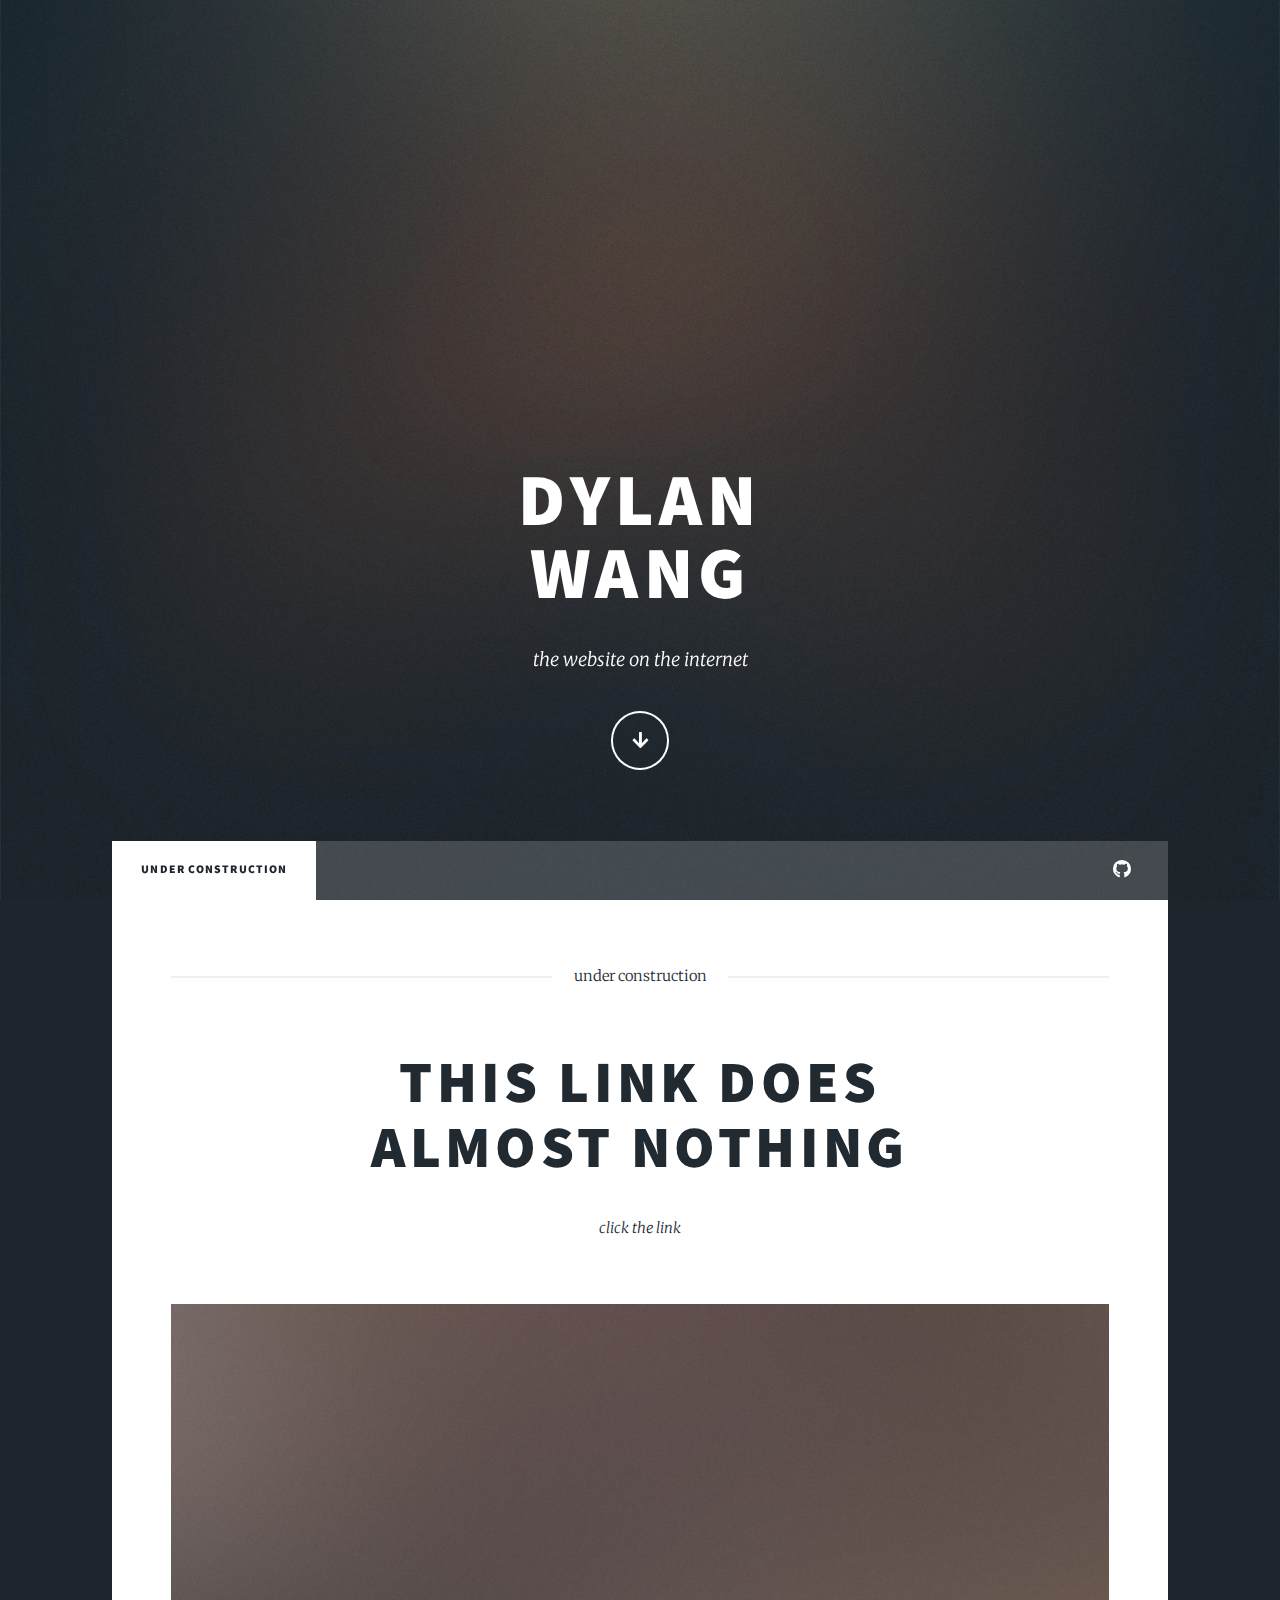
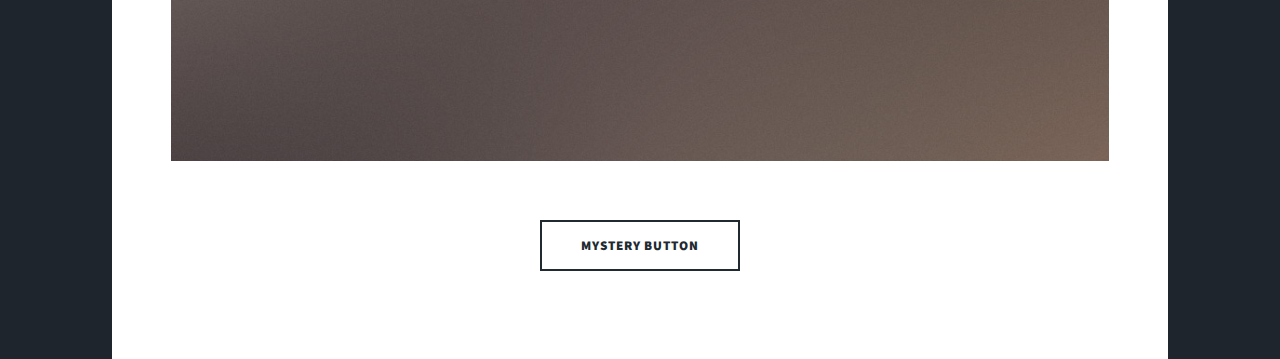
<file: index2.html>
<!DOCTYPE HTML>
<!--
	template info:
	Massively by HTML5 UP
	html5up.net | @ajlkn
-->
<html>
	<head>
		<title>Dylan Wang</title>
		<meta charset="utf-8" />
		<meta name="viewport" content="width=device-width, initial-scale=1, user-scalable=no" />
		<link rel="stylesheet" href="assets/css/main.css" />
		<noscript><link rel="stylesheet" href="assets/css/noscript.css" /></noscript>
	</head>
	<body class="is-preload">

		<!-- Wrapper -->
			<div id="wrapper" class="fade-in">

				<!-- Intro -->
					<div id="intro">
						<h1>DYLAN<br />
						WANG</h1>
						<p>the website on the internet</p>
						<ul class="actions">
							<li><a href="#header" class="button icon solid solo fa-arrow-down scrolly">Continue</a></li>
						</ul>
					</div>

				<!-- Header -->
					<header id="header">
						<a href="index.html" class="logo">DYLAN WANG</a>
					</header>

				<!-- Nav -->
					<nav id="nav">
						<ul class="links">
							<li class="active"><a href="index.html">under construction</a></li>
							<!-- <li><a href="generic.html">Generic Page</a></li>
							<li><a href="elements.html">Elements Reference</a></li> -->
						</ul>
						<ul class="icons">
							<!-- <li><a href="#" class="icon brands fa-twitter"><span class="label">Twitter</span></a></li> -->
							<!-- <li><a href="#" class="icon brands fa-facebook-f"><span class="label">Facebook</span></a></li> -->
							<!-- <li><a href="#" class="icon brands fa-instagram"><span class="label">Instagram</span></a></li> -->
							<li><a href="https://github.com/efuu" class="icon brands fa-github"><span class="label">GitHub</span></a></li>
						</ul>
					</nav>

				<!-- Main -->
					<div id="main">

						<!-- Featured Post -->
							<article class="post featured">
								<header class="major">
									<span class="date">under construction</span>
									<h2><a href="#">THIS LINK DOES<br />
									ALMOST NOTHING</a></h2>
									<p>click the link</p>
								</header>
								<a href="#" class="image main"><img src="images/pic01.jpg" alt="" /></a>
								<ul class="actions special">
									<li><a href="#" class="button large">MYSTERY BUTTON</a></li>
								</ul>
							</article>

		<!-- Scripts -->
			<script src="assets/js/jquery.min.js"></script>
			<script src="assets/js/jquery.scrollex.min.js"></script>
			<script src="assets/js/jquery.scrolly.min.js"></script>
			<script src="assets/js/browser.min.js"></script>
			<script src="assets/js/breakpoints.min.js"></script>
			<script src="assets/js/util.js"></script>
			<script src="assets/js/main.js"></script>

	</body>
</html>
</file>
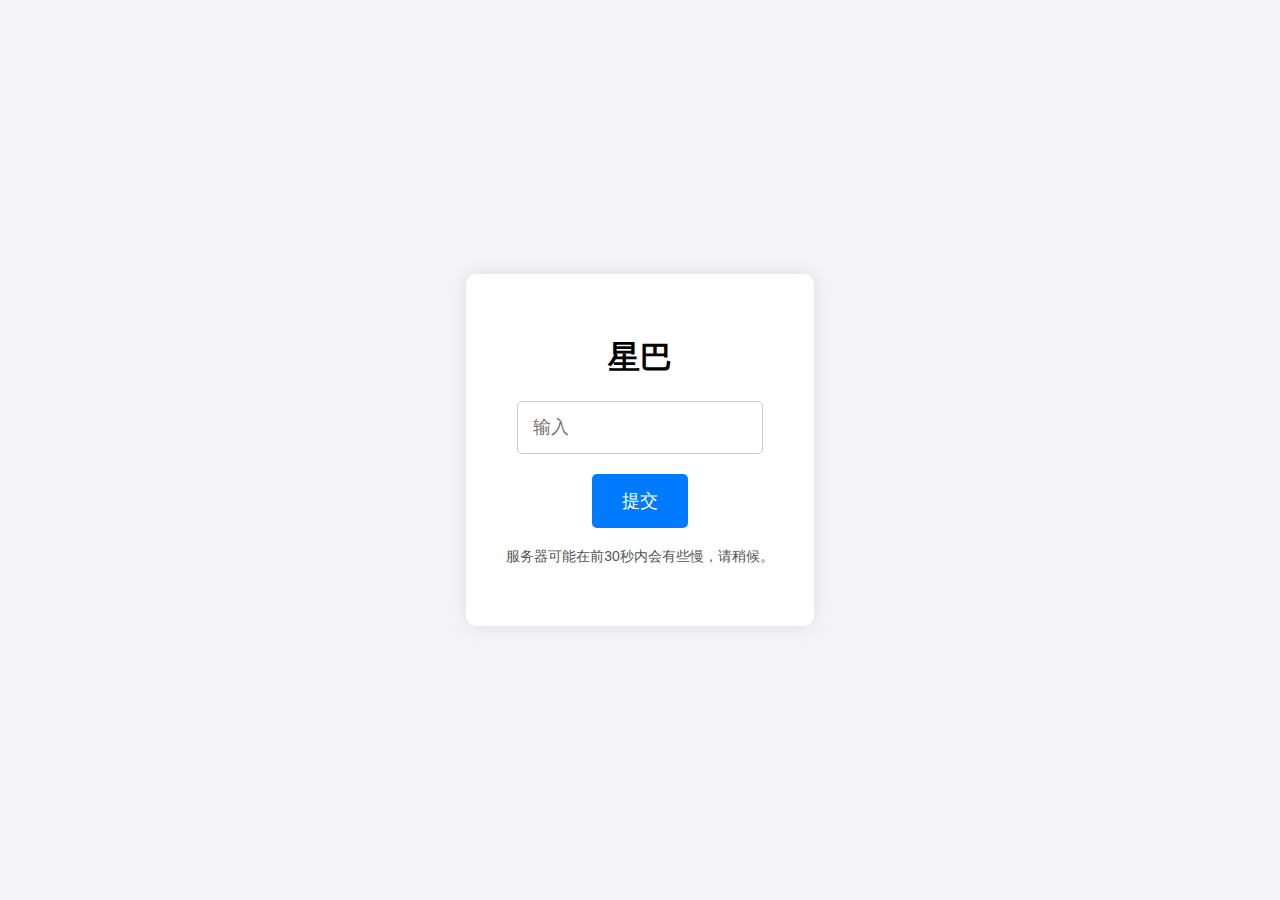
<file: simba.html>
<!DOCTYPE html>
<html lang="en">
<head>
    <meta charset="UTF-8">
    <meta name="viewport" content="width=device-width, initial-scale=1.0">
    <title>Simba</title>
    <style>
        body {
            font-family: Arial, sans-serif;
            margin: 0;
            padding: 0;
            display: flex;
            justify-content: center;
            align-items: center;
            height: 100vh;
            background-color: #f4f4f9;
        }
        .container {
            text-align: center;
            background: white;
            padding: 40px;
            border-radius: 10px;
            box-shadow: 0 0 20px rgba(0, 0, 0, 0.1);
        }
        .form-group {
            margin: 20px 0;
        }
        input[type="text"] {
            padding: 15px;
            width: 80%;
            font-size: 18px;
            border: 1px solid #ccc;
            border-radius: 5px;
        }
        button {
            padding: 15px 30px;
            font-size: 18px;
            border: none;
            background: #007bff;
            color: white;
            border-radius: 5px;
            cursor: pointer;
        }
        button:hover {
            background: #0056b3;
        }
        .result {
            margin-top: 20px;
            font-size: 18px;
        }
        .reminder {
            margin-top: 10px;
            font-size: 14px;
            color: #555;
        }
    </style>
</head>
<body>
    <div class="container">
        <h1>星巴</h1>
        <form id="questionForm">
            <div class="form-group">
                <input type="text" id="question" placeholder="输入" required>
            </div>
            <div class="form-group">
                <button type="submit">提交</button>
            </div>
        </form>
        <div class="reminder">服务器可能在前30秒内会有些慢，请稍候。</div>
        <div class="result" id="result"></div>
    </div>
    <script>
        document.getElementById('questionForm').addEventListener('submit', function(event) {
            event.preventDefault();

            const question = document.getElementById('question').value;

            fetch('https://simba-backend-eqq2.onrender.com/process', {  // Replace with your Render backend URL
                method: 'POST',
                headers: {
                    'Content-Type': 'application/json'
                },
                body: JSON.stringify({ question })
            })
            .then(response => response.json())
            .then(data => {
                document.getElementById('result').innerHTML = `
                    <p>${data.answer}</p>
                `;
            })
            .catch(error => console.error('Error:', error));
        });
    </script>
</body>
</html>
</file>
<file: bird/styles/styles.css>
body {
    display: flex;
    flex-direction: column;
    align-items: center;
    font-family: 'Poppins', sans-serif;
    background-color: #e3ecf5;
    margin: 0;
    padding: 0;
    height: 100vh;
}

#main-content {
    display: flex;
    flex-direction: column;
    align-items: center;
    justify-content: flex-start;
    padding: 20px;
    flex: 1;
}

#play-button {
    margin-bottom: 20px;
    padding: 10px 20px;
    font-size: 16px;
    font-weight: bold;
    color: #181717ad;
    background-color: #fffffd;
    border: none;
    border-radius: 5px;
    cursor: pointer;
    box-shadow: 0 4px 10px rgba(0, 0, 0, 0.2);
    transition: background-color 0.3s ease;
}

#play-button:hover {
    background-color: #faeedf;
}

#time-display {
    font-size: 16px;
    margin-top: 10px;
    color: #4e4d49;
}

#bottom-menu {
    display: flex;
    justify-content: space-around;
    align-items: center;
    width: 100%;
    background-color: #ffffff;
    padding: 10px;
    box-shadow: 0 -4px 10px rgba(0, 0, 0, 0.2);
}

.environment-item {
    display: flex;
    flex-direction: column;
    align-items: center;
    justify-content: center;
    padding: 10px;
    cursor: pointer;
    transition: transform 0.3s ease;
}

.environment-item:hover {
    transform: scale(1.1);
}

.environment-icon {
    font-size: 24px;
    color: #ffffff;
}

.environment-name {
    font-size: 12px;
    color: #ffffff;
}

svg {
    margin-top: 20px;
}
</file>
<file: harvardmenu/style.css>
:root {
    --bg-color: #121212;
    --surface-color: #1e1e1e;
    --surface-light: #2c2c2c;
    --harvard-crimson: #a51c30;
    --harvard-crimson-light: #c9364b;
    --text-primary: #ffffff;
    --text-secondary: #a0a0a0;
    --border-color: #333333;
    --safe-area-top: env(safe-area-inset-top, 20px);
    --safe-area-bottom: env(safe-area-inset-bottom, 20px);
}

* {
    box-sizing: border-box;
    -webkit-tap-highlight-color: transparent;
}

body {
    margin: 0;
    padding: 0;
    background-color: var(--bg-color);
    color: var(--text-primary);
    font-family: 'Inter', -apple-system, BlinkMacSystemFont, "Segoe UI", Roboto, Helvetica, Arial, sans-serif;
    overscroll-behavior-y: none; /* Prevents pull-to-refresh to make it feel more native */
}

/* Header */
.app-header {
    background-color: var(--surface-color);
    padding-top: var(--safe-area-top);
    position: sticky;
    top: 0;
    z-index: 100;
    border-bottom: 1px solid var(--border-color);
    box-shadow: 0 4px 20px rgba(0,0,0,0.3);
}

.header-content {
    padding: 16px 20px;
}

.app-header h1 {
    margin: 0;
    font-size: 28px;
    font-weight: 700;
    color: var(--text-primary);
    letter-spacing: -0.5px;
}

.date-subtitle {
    margin: 4px 0 0;
    font-size: 14px;
    color: var(--harvard-crimson-light);
    font-weight: 500;
    text-transform: uppercase;
    letter-spacing: 0.5px;
}

/* Container */
.app-container {
    padding: 16px 20px calc(20px + var(--safe-area-bottom));
}

/* Tabs */
.meal-tabs {
    display: flex;
    background-color: var(--surface-color);
    border-radius: 12px;
    padding: 4px;
    margin-bottom: 24px;
    border: 1px solid var(--border-color);
}

.tab-button {
    flex: 1;
    background: transparent;
    border: none;
    color: var(--text-secondary);
    font-size: 15px;
    font-weight: 600;
    padding: 10px 0;
    border-radius: 8px;
    cursor: pointer;
    transition: all 0.2s ease;
}

.tab-button.active {
    background-color: var(--harvard-crimson);
    color: white;
    box-shadow: 0 2px 8px rgba(165, 28, 48, 0.4);
}

/* Categories & Items */
.category-section {
    margin-bottom: 28px;
    animation: fadeIn 0.4s ease forwards;
}

.category-title {
    font-size: 18px;
    font-weight: 600;
    margin: 0 0 12px 0;
    color: var(--text-primary);
    border-bottom: 1px solid var(--border-color);
    padding-bottom: 6px;
    display: flex;
    align-items: center;
}

.category-title::before {
    content: '';
    display: inline-block;
    width: 4px;
    height: 16px;
    background-color: var(--harvard-crimson);
    border-radius: 2px;
    margin-right: 8px;
}

.menu-item {
    background-color: var(--surface-color);
    border-radius: 12px;
    padding: 16px;
    margin-bottom: 12px;
    box-shadow: 0 2px 10px rgba(0,0,0,0.2);
    border: 1px solid rgba(255, 255, 255, 0.05);
    transition: transform 0.2s ease, background-color 0.2s;
}

.menu-item:active {
    transform: scale(0.98);
    background-color: var(--surface-light);
}

.menu-item-name {
    margin: 0;
    font-size: 16px;
    font-weight: 500;
    line-height: 1.4;
}

/* States */
.hidden {
    display: none !important;
}

.loading-state, .error-state {
    text-align: center;
    padding: 40px 20px;
    color: var(--text-secondary);
}

.spinner {
    width: 30px;
    height: 30px;
    border: 3px solid rgba(165, 28, 48, 0.3);
    border-top-color: var(--harvard-crimson);
    border-radius: 50%;
    margin: 0 auto 16px;
    animation: spin 1s linear infinite;
}

.retry-btn {
    background-color: var(--surface-color);
    color: var(--text-primary);
    border: 1px solid var(--border-color);
    padding: 10px 24px;
    border-radius: 20px;
    font-size: 14px;
    font-weight: 600;
    margin-top: 16px;
    cursor: pointer;
}

/* PWA Prompt */
.pwa-prompt {
    position: fixed;
    bottom: calc(16px + var(--safe-area-bottom));
    left: 16px;
    right: 16px;
    background: rgba(40, 40, 40, 0.95);
    backdrop-filter: blur(10px);
    padding: 16px 20px;
    border-radius: 14px;
    display: flex;
    justify-content: space-between;
    align-items: center;
    box-shadow: 0 8px 32px rgba(0,0,0,0.5);
    border: 1px solid rgba(255,255,255,0.1);
    z-index: 1000;
}

.pwa-prompt p {
    margin: 0;
    font-size: 14px;
    font-weight: 500;
}

.close-btn {
    background: transparent;
    border: none;
    color: var(--text-secondary);
    font-size: 24px;
    cursor: pointer;
}

/* Animations */
@keyframes spin {
    to { transform: rotate(360deg); }
}

@keyframes fadeIn {
    from { opacity: 0; transform: translateY(10px); }
    to { opacity: 1; transform: translateY(0); }
}
</file>
<file: main/styles/styles.css>
body {
    display: flex;
    flex-direction: row;
    font-family: 'Poppins', sans-serif;
    background-color: #d6cfbf;
    margin: 0;
    padding: 0;
    height: 100vh;
}

#side-menu {
    width: 250px;
    background-color: #4e4d49;
    color: #d6cfbf;
    display: flex;
    flex-direction: column;
    justify-content: flex-start;
    padding: 20px;
    box-shadow: 2px 0 10px rgba(0, 0, 0, 0.1);
}

#menu-title {
    font-size: 18px;
    font-weight: bold;
    text-align: center;
    margin-bottom: 15px;
    color: #e2c58d;
}

.bird-item {
    font-size: 16px;
    padding: 10px 15px;
    margin: 5px 0;
    text-align: center;
    background-color: #725e45;
    border-radius: 5px;
    cursor: pointer;
    transition: all 0.3s ease;
    color: #ffffff;
}

.bird-item:hover {
    background-color: #b7946a;
}

.bird-item.active {
    background-color: #e2c58d;
    color: #4e4d49;
}

#main-content {
    flex: 1;
    display: flex;
    flex-direction: column;
    align-items: center;
    justify-content: flex-start;
    padding: 20px;
    background-color: #d6cfbf;
}

#play-button {
    margin-bottom: 20px;
    padding: 10px 20px;
    font-size: 16px;
    font-weight: bold;
    color: #d6cfbf;
    background-color: #4e4d49;
    border: none;
    border-radius: 5px;
    cursor: pointer;
    box-shadow: 0 4px 10px rgba(0, 0, 0, 0.2);
    transition: background-color 0.3s ease;
}

#play-button:hover {
    background-color: #725e45;
}

#time-display {
    font-size: 16px;
    margin-top: 10px;
    color: #4e4d49;
}

svg {
    margin-top: 20px;
}

#bird-title {
    font-size: 24px;
    font-weight: bold;
    color: #4e4d49;
    margin-bottom: 20px;
}
</file>
<file: assets/css/main.css>
@import url(fontawesome-all.min.css);
@import url("https://fonts.googleapis.com/css?family=Merriweather:300,700,300italic,700italic|Source+Sans+Pro:900");

/*
	Massively by HTML5 UP
	html5up.net | @ajlkn
	Free for personal and commercial use under the CCA 3.0 license (html5up.net/license)
*/

html, body, div, span, applet, object,
iframe, h1, h2, h3, h4, h5, h6, p, blockquote,
pre, a, abbr, acronym, address, big, cite,
code, del, dfn, em, img, ins, kbd, q, s, samp,
small, strike, strong, sub, sup, tt, var, b,
u, i, center, dl, dt, dd, ol, ul, li, fieldset,
form, label, legend, table, caption, tbody,
tfoot, thead, tr, th, td, article, aside,
canvas, details, embed, figure, figcaption,
footer, header, hgroup, menu, nav, output, ruby,
section, summary, time, mark, audio, video {
	margin: 0;
	padding: 0;
	border: 0;
	font-size: 100%;
	font: inherit;
	vertical-align: baseline;}

article, aside, details, figcaption, figure,
footer, header, hgroup, menu, nav, section {
	display: block;}

body {
	line-height: 1;
}

ol, ul {
	list-style: none;
}

blockquote, q {
	quotes: none;
}

	blockquote:before, blockquote:after, q:before, q:after {
		content: '';
		content: none;
	}

table {
	border-collapse: collapse;
	border-spacing: 0;
}

body {
	-webkit-text-size-adjust: none;
}

mark {
	background-color: transparent;
	color: inherit;
}

input::-moz-focus-inner {
	border: 0;
	padding: 0;
}

input, select, textarea {
	-moz-appearance: none;
	-webkit-appearance: none;
	-ms-appearance: none;
	appearance: none;
}

/* Basic */

	@-ms-viewport {
		width: device-width;
	}

	body {
		-ms-overflow-style: scrollbar;
	}

	@media screen and (max-width: 480px) {

		html, body {
			min-width: 320px;
		}

	}

	html {
		box-sizing: border-box;
	}

	*, *:before, *:after {
		box-sizing: inherit;
	}

	body {
		background-color: #1e252d;
	}

		body.is-preload *, body.is-preload *:before, body.is-preload *:after {
			-moz-animation: none !important;
			-webkit-animation: none !important;
			-ms-animation: none !important;
			animation: none !important;
			-moz-transition: none !important;
			-webkit-transition: none !important;
			-ms-transition: none !important;
			transition: none !important;
		}

/* Type */

	html {
		font-size: 16pt;
	}

		@media screen and (max-width: 1680px) {

			html {
				font-size: 12pt;
			}

		}

		@media screen and (max-width: 1280px) {

			html {
				font-size: 11pt;
			}

		}

		@media screen and (max-width: 360px) {

			html {
				font-size: 10pt;
			}

		}

	body {
		color: #212931;
	}

	body, input, select, textarea {
		font-family: "Merriweather", Georgia, serif;
		font-weight: 300;
		font-size: 1rem;
		line-height: 2.375;
	}

	a {
		-moz-transition: color 0.2s ease-in-out, background-color 0.2s ease-in-out, border-color 0.2s ease-in-out, box-shadow 0.2s ease-in-out;
		-webkit-transition: color 0.2s ease-in-out, background-color 0.2s ease-in-out, border-color 0.2s ease-in-out, box-shadow 0.2s ease-in-out;
		-ms-transition: color 0.2s ease-in-out, background-color 0.2s ease-in-out, border-color 0.2s ease-in-out, box-shadow 0.2s ease-in-out;
		transition: color 0.2s ease-in-out, background-color 0.2s ease-in-out, border-color 0.2s ease-in-out, box-shadow 0.2s ease-in-out;
		border-bottom: dotted 1px;
		text-decoration: none;
	}

		a:hover {
			border-bottom-color: transparent;
		}

	strong, b {
		font-weight: 600;
	}

	em, i {
		font-style: italic;
	}

	p {
		text-align: justify;
		margin: 0 0 2rem 0;
	}

	h1, h2, h3, h4, h5, h6 {
		font-family: "Source Sans Pro", Helvetica, sans-serif;
		font-weight: 900;
		line-height: 1.5;
		letter-spacing: 0.075em;
		text-transform: uppercase;
		margin: 0 0 1rem 0;
	}

		h1 a, h2 a, h3 a, h4 a, h5 a, h6 a {
			border-bottom: 0;
			color: inherit;
			text-decoration: none;
		}

	h1 {
		font-size: 4rem;
		line-height: 1.1;
		margin: 0 0 2rem 0;
	}

	h2 {
		font-size: 1.75rem;
		line-height: 1.3;
		margin: 0 0 1.5rem 0;
	}

	h3 {
		font-size: 1.25rem;
		margin: 0 0 1.5rem 0;
	}

	h4 {
		font-size: 1rem;
	}

	h5 {
		font-size: 0.9rem;
	}

	h6 {
		font-size: 0.8rem;
	}

	sub {
		font-size: 0.8rem;
		position: relative;
		top: 0.5rem;
	}

	sup {
		font-size: 0.8rem;
		position: relative;
		top: -0.5rem;
	}

	blockquote {
		border-left: solid 4px;
		font-style: italic;
		margin: 0 0 2rem 0;
		padding: 0.5rem 0 0.5rem 2rem;
	}

	code {
		border: solid 2px;
		font-family: "Courier New", monospace;
		font-size: 0.9rem;
		margin: 0 0.25rem;
		padding: 0.25rem 0.65rem;
	}

	pre {
		-webkit-overflow-scrolling: touch;
		font-family: "Courier New", monospace;
		font-size: 0.9rem;
		margin: 0 0 2rem 0;
	}

		pre code {
			display: block;
			line-height: 1.75;
			padding: 1rem 1.5rem;
			overflow-x: auto;
		}

	hr {
		border: 0;
		border-bottom: solid 2px;
		margin: 3rem 0;
	}

		hr.major {
			margin: 5rem 0;
		}

	.align-left {
		text-align: left;
	}

	.align-center {
		text-align: center;
	}

	.align-right {
		text-align: right;
	}

	input, select, textarea {
		color: #212931;
	}

	a {
		color: #212931;
		border-bottom-color: rgba(33, 41, 49, 0.5);
	}

		a:hover {
			border-bottom-color: transparent;
			color: #18bfef !important;
		}

	strong, b {
		color: #212931;
	}

	h1, h2, h3, h4, h5, h6 {
		color: #212931;
	}

	blockquote {
		border-left-color: #eeeeee;
	}

	code {
		background: rgba(220, 220, 220, 0.25);
		border-color: #eeeeee;
	}

	hr {
		border-bottom-color: #eeeeee;
	}

/* Row */

	.row {
		display: flex;
		flex-wrap: wrap;
		box-sizing: border-box;
		align-items: stretch;
	}

		.row > * {
			box-sizing: border-box;
		}

		.row.gtr-uniform > * > :last-child {
			margin-bottom: 0;
		}

		.row.aln-left {
			justify-content: flex-start;
		}

		.row.aln-center {
			justify-content: center;
		}

		.row.aln-right {
			justify-content: flex-end;
		}

		.row.aln-top {
			align-items: flex-start;
		}

		.row.aln-middle {
			align-items: center;
		}

		.row.aln-bottom {
			align-items: flex-end;
		}

		.row > .imp {
			order: -1;
		}

		.row > .col-1 {
			width: 8.33333%;
		}

		.row > .off-1 {
			margin-left: 8.33333%;
		}

		.row > .col-2 {
			width: 16.66667%;
		}

		.row > .off-2 {
			margin-left: 16.66667%;
		}

		.row > .col-3 {
			width: 25%;
		}

		.row > .off-3 {
			margin-left: 25%;
		}

		.row > .col-4 {
			width: 33.33333%;
		}

		.row > .off-4 {
			margin-left: 33.33333%;
		}

		.row > .col-5 {
			width: 41.66667%;
		}

		.row > .off-5 {
			margin-left: 41.66667%;
		}

		.row > .col-6 {
			width: 50%;
		}

		.row > .off-6 {
			margin-left: 50%;
		}

		.row > .col-7 {
			width: 58.33333%;
		}

		.row > .off-7 {
			margin-left: 58.33333%;
		}

		.row > .col-8 {
			width: 66.66667%;
		}

		.row > .off-8 {
			margin-left: 66.66667%;
		}

		.row > .col-9 {
			width: 75%;
		}

		.row > .off-9 {
			margin-left: 75%;
		}

		.row > .col-10 {
			width: 83.33333%;
		}

		.row > .off-10 {
			margin-left: 83.33333%;
		}

		.row > .col-11 {
			width: 91.66667%;
		}

		.row > .off-11 {
			margin-left: 91.66667%;
		}

		.row > .col-12 {
			width: 100%;
		}

		.row > .off-12 {
			margin-left: 100%;
		}

		.row.gtr-0 {
			margin-top: 0;
			margin-left: 0rem;
		}

			.row.gtr-0 > * {
				padding: 0 0 0 0rem;
			}

			.row.gtr-0.gtr-uniform {
				margin-top: 0rem;
			}

				.row.gtr-0.gtr-uniform > * {
					padding-top: 0rem;
				}

		.row.gtr-25 {
			margin-top: 0;
			margin-left: -0.375rem;
		}

			.row.gtr-25 > * {
				padding: 0 0 0 0.375rem;
			}

			.row.gtr-25.gtr-uniform {
				margin-top: -0.375rem;
			}

				.row.gtr-25.gtr-uniform > * {
					padding-top: 0.375rem;
				}

		.row.gtr-50 {
			margin-top: 0;
			margin-left: -0.75rem;
		}

			.row.gtr-50 > * {
				padding: 0 0 0 0.75rem;
			}

			.row.gtr-50.gtr-uniform {
				margin-top: -0.75rem;
			}

				.row.gtr-50.gtr-uniform > * {
					padding-top: 0.75rem;
				}

		.row {
			margin-top: 0;
			margin-left: -1.5rem;
		}

			.row > * {
				padding: 0 0 0 1.5rem;
			}

			.row.gtr-uniform {
				margin-top: -1.5rem;
			}

				.row.gtr-uniform > * {
					padding-top: 1.5rem;
				}

		.row.gtr-150 {
			margin-top: 0;
			margin-left: -2.25rem;
		}

			.row.gtr-150 > * {
				padding: 0 0 0 2.25rem;
			}

			.row.gtr-150.gtr-uniform {
				margin-top: -2.25rem;
			}

				.row.gtr-150.gtr-uniform > * {
					padding-top: 2.25rem;
				}

		.row.gtr-200 {
			margin-top: 0;
			margin-left: -3rem;
		}

			.row.gtr-200 > * {
				padding: 0 0 0 3rem;
			}

			.row.gtr-200.gtr-uniform {
				margin-top: -3rem;
			}

				.row.gtr-200.gtr-uniform > * {
					padding-top: 3rem;
				}

		@media screen and (max-width: 1680px) {

			.row {
				display: flex;
				flex-wrap: wrap;
				box-sizing: border-box;
				align-items: stretch;
			}

				.row > * {
					box-sizing: border-box;
				}

				.row.gtr-uniform > * > :last-child {
					margin-bottom: 0;
				}

				.row.aln-left {
					justify-content: flex-start;
				}

				.row.aln-center {
					justify-content: center;
				}

				.row.aln-right {
					justify-content: flex-end;
				}

				.row.aln-top {
					align-items: flex-start;
				}

				.row.aln-middle {
					align-items: center;
				}

				.row.aln-bottom {
					align-items: flex-end;
				}

				.row > .imp-xlarge {
					order: -1;
				}

				.row > .col-1-xlarge {
					width: 8.33333%;
				}

				.row > .off-1-xlarge {
					margin-left: 8.33333%;
				}

				.row > .col-2-xlarge {
					width: 16.66667%;
				}

				.row > .off-2-xlarge {
					margin-left: 16.66667%;
				}

				.row > .col-3-xlarge {
					width: 25%;
				}

				.row > .off-3-xlarge {
					margin-left: 25%;
				}

				.row > .col-4-xlarge {
					width: 33.33333%;
				}

				.row > .off-4-xlarge {
					margin-left: 33.33333%;
				}

				.row > .col-5-xlarge {
					width: 41.66667%;
				}

				.row > .off-5-xlarge {
					margin-left: 41.66667%;
				}

				.row > .col-6-xlarge {
					width: 50%;
				}

				.row > .off-6-xlarge {
					margin-left: 50%;
				}

				.row > .col-7-xlarge {
					width: 58.33333%;
				}

				.row > .off-7-xlarge {
					margin-left: 58.33333%;
				}

				.row > .col-8-xlarge {
					width: 66.66667%;
				}

				.row > .off-8-xlarge {
					margin-left: 66.66667%;
				}

				.row > .col-9-xlarge {
					width: 75%;
				}

				.row > .off-9-xlarge {
					margin-left: 75%;
				}

				.row > .col-10-xlarge {
					width: 83.33333%;
				}

				.row > .off-10-xlarge {
					margin-left: 83.33333%;
				}

				.row > .col-11-xlarge {
					width: 91.66667%;
				}

				.row > .off-11-xlarge {
					margin-left: 91.66667%;
				}

				.row > .col-12-xlarge {
					width: 100%;
				}

				.row > .off-12-xlarge {
					margin-left: 100%;
				}

				.row.gtr-0 {
					margin-top: 0;
					margin-left: 0rem;
				}

					.row.gtr-0 > * {
						padding: 0 0 0 0rem;
					}

					.row.gtr-0.gtr-uniform {
						margin-top: 0rem;
					}

						.row.gtr-0.gtr-uniform > * {
							padding-top: 0rem;
						}

				.row.gtr-25 {
					margin-top: 0;
					margin-left: -0.375rem;
				}

					.row.gtr-25 > * {
						padding: 0 0 0 0.375rem;
					}

					.row.gtr-25.gtr-uniform {
						margin-top: -0.375rem;
					}

						.row.gtr-25.gtr-uniform > * {
							padding-top: 0.375rem;
						}

				.row.gtr-50 {
					margin-top: 0;
					margin-left: -0.75rem;
				}

					.row.gtr-50 > * {
						padding: 0 0 0 0.75rem;
					}

					.row.gtr-50.gtr-uniform {
						margin-top: -0.75rem;
					}

						.row.gtr-50.gtr-uniform > * {
							padding-top: 0.75rem;
						}

				.row {
					margin-top: 0;
					margin-left: -1.5rem;
				}

					.row > * {
						padding: 0 0 0 1.5rem;
					}

					.row.gtr-uniform {
						margin-top: -1.5rem;
					}

						.row.gtr-uniform > * {
							padding-top: 1.5rem;
						}

				.row.gtr-150 {
					margin-top: 0;
					margin-left: -2.25rem;
				}

					.row.gtr-150 > * {
						padding: 0 0 0 2.25rem;
					}

					.row.gtr-150.gtr-uniform {
						margin-top: -2.25rem;
					}

						.row.gtr-150.gtr-uniform > * {
							padding-top: 2.25rem;
						}

				.row.gtr-200 {
					margin-top: 0;
					margin-left: -3rem;
				}

					.row.gtr-200 > * {
						padding: 0 0 0 3rem;
					}

					.row.gtr-200.gtr-uniform {
						margin-top: -3rem;
					}

						.row.gtr-200.gtr-uniform > * {
							padding-top: 3rem;
						}

		}

		@media screen and (max-width: 1280px) {

			.row {
				display: flex;
				flex-wrap: wrap;
				box-sizing: border-box;
				align-items: stretch;
			}

				.row > * {
					box-sizing: border-box;
				}

				.row.gtr-uniform > * > :last-child {
					margin-bottom: 0;
				}

				.row.aln-left {
					justify-content: flex-start;
				}

				.row.aln-center {
					justify-content: center;
				}

				.row.aln-right {
					justify-content: flex-end;
				}

				.row.aln-top {
					align-items: flex-start;
				}

				.row.aln-middle {
					align-items: center;
				}

				.row.aln-bottom {
					align-items: flex-end;
				}

				.row > .imp-large {
					order: -1;
				}

				.row > .col-1-large {
					width: 8.33333%;
				}

				.row > .off-1-large {
					margin-left: 8.33333%;
				}

				.row > .col-2-large {
					width: 16.66667%;
				}

				.row > .off-2-large {
					margin-left: 16.66667%;
				}

				.row > .col-3-large {
					width: 25%;
				}

				.row > .off-3-large {
					margin-left: 25%;
				}

				.row > .col-4-large {
					width: 33.33333%;
				}

				.row > .off-4-large {
					margin-left: 33.33333%;
				}

				.row > .col-5-large {
					width: 41.66667%;
				}

				.row > .off-5-large {
					margin-left: 41.66667%;
				}

				.row > .col-6-large {
					width: 50%;
				}

				.row > .off-6-large {
					margin-left: 50%;
				}

				.row > .col-7-large {
					width: 58.33333%;
				}

				.row > .off-7-large {
					margin-left: 58.33333%;
				}

				.row > .col-8-large {
					width: 66.66667%;
				}

				.row > .off-8-large {
					margin-left: 66.66667%;
				}

				.row > .col-9-large {
					width: 75%;
				}

				.row > .off-9-large {
					margin-left: 75%;
				}

				.row > .col-10-large {
					width: 83.33333%;
				}

				.row > .off-10-large {
					margin-left: 83.33333%;
				}

				.row > .col-11-large {
					width: 91.66667%;
				}

				.row > .off-11-large {
					margin-left: 91.66667%;
				}

				.row > .col-12-large {
					width: 100%;
				}

				.row > .off-12-large {
					margin-left: 100%;
				}

				.row.gtr-0 {
					margin-top: 0;
					margin-left: 0rem;
				}

					.row.gtr-0 > * {
						padding: 0 0 0 0rem;
					}

					.row.gtr-0.gtr-uniform {
						margin-top: 0rem;
					}

						.row.gtr-0.gtr-uniform > * {
							padding-top: 0rem;
						}

				.row.gtr-25 {
					margin-top: 0;
					margin-left: -0.375rem;
				}

					.row.gtr-25 > * {
						padding: 0 0 0 0.375rem;
					}

					.row.gtr-25.gtr-uniform {
						margin-top: -0.375rem;
					}

						.row.gtr-25.gtr-uniform > * {
							padding-top: 0.375rem;
						}

				.row.gtr-50 {
					margin-top: 0;
					margin-left: -0.75rem;
				}

					.row.gtr-50 > * {
						padding: 0 0 0 0.75rem;
					}

					.row.gtr-50.gtr-uniform {
						margin-top: -0.75rem;
					}

						.row.gtr-50.gtr-uniform > * {
							padding-top: 0.75rem;
						}

				.row {
					margin-top: 0;
					margin-left: -1.5rem;
				}

					.row > * {
						padding: 0 0 0 1.5rem;
					}

					.row.gtr-uniform {
						margin-top: -1.5rem;
					}

						.row.gtr-uniform > * {
							padding-top: 1.5rem;
						}

				.row.gtr-150 {
					margin-top: 0;
					margin-left: -2.25rem;
				}

					.row.gtr-150 > * {
						padding: 0 0 0 2.25rem;
					}

					.row.gtr-150.gtr-uniform {
						margin-top: -2.25rem;
					}

						.row.gtr-150.gtr-uniform > * {
							padding-top: 2.25rem;
						}

				.row.gtr-200 {
					margin-top: 0;
					margin-left: -3rem;
				}

					.row.gtr-200 > * {
						padding: 0 0 0 3rem;
					}

					.row.gtr-200.gtr-uniform {
						margin-top: -3rem;
					}

						.row.gtr-200.gtr-uniform > * {
							padding-top: 3rem;
						}

		}

		@media screen and (max-width: 980px) {

			.row {
				display: flex;
				flex-wrap: wrap;
				box-sizing: border-box;
				align-items: stretch;
			}

				.row > * {
					box-sizing: border-box;
				}

				.row.gtr-uniform > * > :last-child {
					margin-bottom: 0;
				}

				.row.aln-left {
					justify-content: flex-start;
				}

				.row.aln-center {
					justify-content: center;
				}

				.row.aln-right {
					justify-content: flex-end;
				}

				.row.aln-top {
					align-items: flex-start;
				}

				.row.aln-middle {
					align-items: center;
				}

				.row.aln-bottom {
					align-items: flex-end;
				}

				.row > .imp-medium {
					order: -1;
				}

				.row > .col-1-medium {
					width: 8.33333%;
				}

				.row > .off-1-medium {
					margin-left: 8.33333%;
				}

				.row > .col-2-medium {
					width: 16.66667%;
				}

				.row > .off-2-medium {
					margin-left: 16.66667%;
				}

				.row > .col-3-medium {
					width: 25%;
				}

				.row > .off-3-medium {
					margin-left: 25%;
				}

				.row > .col-4-medium {
					width: 33.33333%;
				}

				.row > .off-4-medium {
					margin-left: 33.33333%;
				}

				.row > .col-5-medium {
					width: 41.66667%;
				}

				.row > .off-5-medium {
					margin-left: 41.66667%;
				}

				.row > .col-6-medium {
					width: 50%;
				}

				.row > .off-6-medium {
					margin-left: 50%;
				}

				.row > .col-7-medium {
					width: 58.33333%;
				}

				.row > .off-7-medium {
					margin-left: 58.33333%;
				}

				.row > .col-8-medium {
					width: 66.66667%;
				}

				.row > .off-8-medium {
					margin-left: 66.66667%;
				}

				.row > .col-9-medium {
					width: 75%;
				}

				.row > .off-9-medium {
					margin-left: 75%;
				}

				.row > .col-10-medium {
					width: 83.33333%;
				}

				.row > .off-10-medium {
					margin-left: 83.33333%;
				}

				.row > .col-11-medium {
					width: 91.66667%;
				}

				.row > .off-11-medium {
					margin-left: 91.66667%;
				}

				.row > .col-12-medium {
					width: 100%;
				}

				.row > .off-12-medium {
					margin-left: 100%;
				}

				.row.gtr-0 {
					margin-top: 0;
					margin-left: 0rem;
				}

					.row.gtr-0 > * {
						padding: 0 0 0 0rem;
					}

					.row.gtr-0.gtr-uniform {
						margin-top: 0rem;
					}

						.row.gtr-0.gtr-uniform > * {
							padding-top: 0rem;
						}

				.row.gtr-25 {
					margin-top: 0;
					margin-left: -0.375rem;
				}

					.row.gtr-25 > * {
						padding: 0 0 0 0.375rem;
					}

					.row.gtr-25.gtr-uniform {
						margin-top: -0.375rem;
					}

						.row.gtr-25.gtr-uniform > * {
							padding-top: 0.375rem;
						}

				.row.gtr-50 {
					margin-top: 0;
					margin-left: -0.75rem;
				}

					.row.gtr-50 > * {
						padding: 0 0 0 0.75rem;
					}

					.row.gtr-50.gtr-uniform {
						margin-top: -0.75rem;
					}

						.row.gtr-50.gtr-uniform > * {
							padding-top: 0.75rem;
						}

				.row {
					margin-top: 0;
					margin-left: -1.5rem;
				}

					.row > * {
						padding: 0 0 0 1.5rem;
					}

					.row.gtr-uniform {
						margin-top: -1.5rem;
					}

						.row.gtr-uniform > * {
							padding-top: 1.5rem;
						}

				.row.gtr-150 {
					margin-top: 0;
					margin-left: -2.25rem;
				}

					.row.gtr-150 > * {
						padding: 0 0 0 2.25rem;
					}

					.row.gtr-150.gtr-uniform {
						margin-top: -2.25rem;
					}

						.row.gtr-150.gtr-uniform > * {
							padding-top: 2.25rem;
						}

				.row.gtr-200 {
					margin-top: 0;
					margin-left: -3rem;
				}

					.row.gtr-200 > * {
						padding: 0 0 0 3rem;
					}

					.row.gtr-200.gtr-uniform {
						margin-top: -3rem;
					}

						.row.gtr-200.gtr-uniform > * {
							padding-top: 3rem;
						}

		}

		@media screen and (max-width: 736px) {

			.row {
				display: flex;
				flex-wrap: wrap;
				box-sizing: border-box;
				align-items: stretch;
			}

				.row > * {
					box-sizing: border-box;
				}

				.row.gtr-uniform > * > :last-child {
					margin-bottom: 0;
				}

				.row.aln-left {
					justify-content: flex-start;
				}

				.row.aln-center {
					justify-content: center;
				}

				.row.aln-right {
					justify-content: flex-end;
				}

				.row.aln-top {
					align-items: flex-start;
				}

				.row.aln-middle {
					align-items: center;
				}

				.row.aln-bottom {
					align-items: flex-end;
				}

				.row > .imp-small {
					order: -1;
				}

				.row > .col-1-small {
					width: 8.33333%;
				}

				.row > .off-1-small {
					margin-left: 8.33333%;
				}

				.row > .col-2-small {
					width: 16.66667%;
				}

				.row > .off-2-small {
					margin-left: 16.66667%;
				}

				.row > .col-3-small {
					width: 25%;
				}

				.row > .off-3-small {
					margin-left: 25%;
				}

				.row > .col-4-small {
					width: 33.33333%;
				}

				.row > .off-4-small {
					margin-left: 33.33333%;
				}

				.row > .col-5-small {
					width: 41.66667%;
				}

				.row > .off-5-small {
					margin-left: 41.66667%;
				}

				.row > .col-6-small {
					width: 50%;
				}

				.row > .off-6-small {
					margin-left: 50%;
				}

				.row > .col-7-small {
					width: 58.33333%;
				}

				.row > .off-7-small {
					margin-left: 58.33333%;
				}

				.row > .col-8-small {
					width: 66.66667%;
				}

				.row > .off-8-small {
					margin-left: 66.66667%;
				}

				.row > .col-9-small {
					width: 75%;
				}

				.row > .off-9-small {
					margin-left: 75%;
				}

				.row > .col-10-small {
					width: 83.33333%;
				}

				.row > .off-10-small {
					margin-left: 83.33333%;
				}

				.row > .col-11-small {
					width: 91.66667%;
				}

				.row > .off-11-small {
					margin-left: 91.66667%;
				}

				.row > .col-12-small {
					width: 100%;
				}

				.row > .off-12-small {
					margin-left: 100%;
				}

				.row.gtr-0 {
					margin-top: 0;
					margin-left: 0rem;
				}

					.row.gtr-0 > * {
						padding: 0 0 0 0rem;
					}

					.row.gtr-0.gtr-uniform {
						margin-top: 0rem;
					}

						.row.gtr-0.gtr-uniform > * {
							padding-top: 0rem;
						}

				.row.gtr-25 {
					margin-top: 0;
					margin-left: -0.375rem;
				}

					.row.gtr-25 > * {
						padding: 0 0 0 0.375rem;
					}

					.row.gtr-25.gtr-uniform {
						margin-top: -0.375rem;
					}

						.row.gtr-25.gtr-uniform > * {
							padding-top: 0.375rem;
						}

				.row.gtr-50 {
					margin-top: 0;
					margin-left: -0.75rem;
				}

					.row.gtr-50 > * {
						padding: 0 0 0 0.75rem;
					}

					.row.gtr-50.gtr-uniform {
						margin-top: -0.75rem;
					}

						.row.gtr-50.gtr-uniform > * {
							padding-top: 0.75rem;
						}

				.row {
					margin-top: 0;
					margin-left: -1.5rem;
				}

					.row > * {
						padding: 0 0 0 1.5rem;
					}

					.row.gtr-uniform {
						margin-top: -1.5rem;
					}

						.row.gtr-uniform > * {
							padding-top: 1.5rem;
						}

				.row.gtr-150 {
					margin-top: 0;
					margin-left: -2.25rem;
				}

					.row.gtr-150 > * {
						padding: 0 0 0 2.25rem;
					}

					.row.gtr-150.gtr-uniform {
						margin-top: -2.25rem;
					}

						.row.gtr-150.gtr-uniform > * {
							padding-top: 2.25rem;
						}

				.row.gtr-200 {
					margin-top: 0;
					margin-left: -3rem;
				}

					.row.gtr-200 > * {
						padding: 0 0 0 3rem;
					}

					.row.gtr-200.gtr-uniform {
						margin-top: -3rem;
					}

						.row.gtr-200.gtr-uniform > * {
							padding-top: 3rem;
						}

		}

		@media screen and (max-width: 480px) {

			.row {
				display: flex;
				flex-wrap: wrap;
				box-sizing: border-box;
				align-items: stretch;
			}

				.row > * {
					box-sizing: border-box;
				}

				.row.gtr-uniform > * > :last-child {
					margin-bottom: 0;
				}

				.row.aln-left {
					justify-content: flex-start;
				}

				.row.aln-center {
					justify-content: center;
				}

				.row.aln-right {
					justify-content: flex-end;
				}

				.row.aln-top {
					align-items: flex-start;
				}

				.row.aln-middle {
					align-items: center;
				}

				.row.aln-bottom {
					align-items: flex-end;
				}

				.row > .imp-xsmall {
					order: -1;
				}

				.row > .col-1-xsmall {
					width: 8.33333%;
				}

				.row > .off-1-xsmall {
					margin-left: 8.33333%;
				}

				.row > .col-2-xsmall {
					width: 16.66667%;
				}

				.row > .off-2-xsmall {
					margin-left: 16.66667%;
				}

				.row > .col-3-xsmall {
					width: 25%;
				}

				.row > .off-3-xsmall {
					margin-left: 25%;
				}

				.row > .col-4-xsmall {
					width: 33.33333%;
				}

				.row > .off-4-xsmall {
					margin-left: 33.33333%;
				}

				.row > .col-5-xsmall {
					width: 41.66667%;
				}

				.row > .off-5-xsmall {
					margin-left: 41.66667%;
				}

				.row > .col-6-xsmall {
					width: 50%;
				}

				.row > .off-6-xsmall {
					margin-left: 50%;
				}

				.row > .col-7-xsmall {
					width: 58.33333%;
				}

				.row > .off-7-xsmall {
					margin-left: 58.33333%;
				}

				.row > .col-8-xsmall {
					width: 66.66667%;
				}

				.row > .off-8-xsmall {
					margin-left: 66.66667%;
				}

				.row > .col-9-xsmall {
					width: 75%;
				}

				.row > .off-9-xsmall {
					margin-left: 75%;
				}

				.row > .col-10-xsmall {
					width: 83.33333%;
				}

				.row > .off-10-xsmall {
					margin-left: 83.33333%;
				}

				.row > .col-11-xsmall {
					width: 91.66667%;
				}

				.row > .off-11-xsmall {
					margin-left: 91.66667%;
				}

				.row > .col-12-xsmall {
					width: 100%;
				}

				.row > .off-12-xsmall {
					margin-left: 100%;
				}

				.row.gtr-0 {
					margin-top: 0;
					margin-left: 0rem;
				}

					.row.gtr-0 > * {
						padding: 0 0 0 0rem;
					}

					.row.gtr-0.gtr-uniform {
						margin-top: 0rem;
					}

						.row.gtr-0.gtr-uniform > * {
							padding-top: 0rem;
						}

				.row.gtr-25 {
					margin-top: 0;
					margin-left: -0.375rem;
				}

					.row.gtr-25 > * {
						padding: 0 0 0 0.375rem;
					}

					.row.gtr-25.gtr-uniform {
						margin-top: -0.375rem;
					}

						.row.gtr-25.gtr-uniform > * {
							padding-top: 0.375rem;
						}

				.row.gtr-50 {
					margin-top: 0;
					margin-left: -0.75rem;
				}

					.row.gtr-50 > * {
						padding: 0 0 0 0.75rem;
					}

					.row.gtr-50.gtr-uniform {
						margin-top: -0.75rem;
					}

						.row.gtr-50.gtr-uniform > * {
							padding-top: 0.75rem;
						}

				.row {
					margin-top: 0;
					margin-left: -1.5rem;
				}

					.row > * {
						padding: 0 0 0 1.5rem;
					}

					.row.gtr-uniform {
						margin-top: -1.5rem;
					}

						.row.gtr-uniform > * {
							padding-top: 1.5rem;
						}

				.row.gtr-150 {
					margin-top: 0;
					margin-left: -2.25rem;
				}

					.row.gtr-150 > * {
						padding: 0 0 0 2.25rem;
					}

					.row.gtr-150.gtr-uniform {
						margin-top: -2.25rem;
					}

						.row.gtr-150.gtr-uniform > * {
							padding-top: 2.25rem;
						}

				.row.gtr-200 {
					margin-top: 0;
					margin-left: -3rem;
				}

					.row.gtr-200 > * {
						padding: 0 0 0 3rem;
					}

					.row.gtr-200.gtr-uniform {
						margin-top: -3rem;
					}

						.row.gtr-200.gtr-uniform > * {
							padding-top: 3rem;
						}

		}

		@media screen and (max-width: 360px) {

			.row {
				display: flex;
				flex-wrap: wrap;
				box-sizing: border-box;
				align-items: stretch;
			}

				.row > * {
					box-sizing: border-box;
				}

				.row.gtr-uniform > * > :last-child {
					margin-bottom: 0;
				}

				.row.aln-left {
					justify-content: flex-start;
				}

				.row.aln-center {
					justify-content: center;
				}

				.row.aln-right {
					justify-content: flex-end;
				}

				.row.aln-top {
					align-items: flex-start;
				}

				.row.aln-middle {
					align-items: center;
				}

				.row.aln-bottom {
					align-items: flex-end;
				}

				.row > .imp-xxsmall {
					order: -1;
				}

				.row > .col-1-xxsmall {
					width: 8.33333%;
				}

				.row > .off-1-xxsmall {
					margin-left: 8.33333%;
				}

				.row > .col-2-xxsmall {
					width: 16.66667%;
				}

				.row > .off-2-xxsmall {
					margin-left: 16.66667%;
				}

				.row > .col-3-xxsmall {
					width: 25%;
				}

				.row > .off-3-xxsmall {
					margin-left: 25%;
				}

				.row > .col-4-xxsmall {
					width: 33.33333%;
				}

				.row > .off-4-xxsmall {
					margin-left: 33.33333%;
				}

				.row > .col-5-xxsmall {
					width: 41.66667%;
				}

				.row > .off-5-xxsmall {
					margin-left: 41.66667%;
				}

				.row > .col-6-xxsmall {
					width: 50%;
				}

				.row > .off-6-xxsmall {
					margin-left: 50%;
				}

				.row > .col-7-xxsmall {
					width: 58.33333%;
				}

				.row > .off-7-xxsmall {
					margin-left: 58.33333%;
				}

				.row > .col-8-xxsmall {
					width: 66.66667%;
				}

				.row > .off-8-xxsmall {
					margin-left: 66.66667%;
				}

				.row > .col-9-xxsmall {
					width: 75%;
				}

				.row > .off-9-xxsmall {
					margin-left: 75%;
				}

				.row > .col-10-xxsmall {
					width: 83.33333%;
				}

				.row > .off-10-xxsmall {
					margin-left: 83.33333%;
				}

				.row > .col-11-xxsmall {
					width: 91.66667%;
				}

				.row > .off-11-xxsmall {
					margin-left: 91.66667%;
				}

				.row > .col-12-xxsmall {
					width: 100%;
				}

				.row > .off-12-xxsmall {
					margin-left: 100%;
				}

				.row.gtr-0 {
					margin-top: 0;
					margin-left: 0rem;
				}

					.row.gtr-0 > * {
						padding: 0 0 0 0rem;
					}

					.row.gtr-0.gtr-uniform {
						margin-top: 0rem;
					}

						.row.gtr-0.gtr-uniform > * {
							padding-top: 0rem;
						}

				.row.gtr-25 {
					margin-top: 0;
					margin-left: -0.375rem;
				}

					.row.gtr-25 > * {
						padding: 0 0 0 0.375rem;
					}

					.row.gtr-25.gtr-uniform {
						margin-top: -0.375rem;
					}

						.row.gtr-25.gtr-uniform > * {
							padding-top: 0.375rem;
						}

				.row.gtr-50 {
					margin-top: 0;
					margin-left: -0.75rem;
				}

					.row.gtr-50 > * {
						padding: 0 0 0 0.75rem;
					}

					.row.gtr-50.gtr-uniform {
						margin-top: -0.75rem;
					}

						.row.gtr-50.gtr-uniform > * {
							padding-top: 0.75rem;
						}

				.row {
					margin-top: 0;
					margin-left: -1.5rem;
				}

					.row > * {
						padding: 0 0 0 1.5rem;
					}

					.row.gtr-uniform {
						margin-top: -1.5rem;
					}

						.row.gtr-uniform > * {
							padding-top: 1.5rem;
						}

				.row.gtr-150 {
					margin-top: 0;
					margin-left: -2.25rem;
				}

					.row.gtr-150 > * {
						padding: 0 0 0 2.25rem;
					}

					.row.gtr-150.gtr-uniform {
						margin-top: -2.25rem;
					}

						.row.gtr-150.gtr-uniform > * {
							padding-top: 2.25rem;
						}

				.row.gtr-200 {
					margin-top: 0;
					margin-left: -3rem;
				}

					.row.gtr-200 > * {
						padding: 0 0 0 3rem;
					}

					.row.gtr-200.gtr-uniform {
						margin-top: -3rem;
					}

						.row.gtr-200.gtr-uniform > * {
							padding-top: 3rem;
						}

		}

/* Box */

	.box {
		border: solid 2px;
		margin-bottom: 2rem;
		padding: 1.5rem;
	}

		.box > :last-child,
		.box > :last-child > :last-child,
		.box > :last-child > :last-child > :last-child {
			margin-bottom: 0;
		}

		.box.alt {
			border: 0;
			border-radius: 0;
			padding: 0;
		}

	.box {
		border-color: #eeeeee;
	}

/* Button */

	input[type="submit"],
	input[type="reset"],
	input[type="button"],
	button,
	.button {
		-moz-appearance: none;
		-webkit-appearance: none;
		-ms-appearance: none;
		appearance: none;
		-moz-transition: background-color 0.2s ease-in-out, box-shadow 0.2s ease-in-out, color 0.2s ease-in-out;
		-webkit-transition: background-color 0.2s ease-in-out, box-shadow 0.2s ease-in-out, color 0.2s ease-in-out;
		-ms-transition: background-color 0.2s ease-in-out, box-shadow 0.2s ease-in-out, color 0.2s ease-in-out;
		transition: background-color 0.2s ease-in-out, box-shadow 0.2s ease-in-out, color 0.2s ease-in-out;
		border: 0;
		border-radius: 0;
		cursor: pointer;
		display: inline-block;
		font-family: "Source Sans Pro", Helvetica, sans-serif;
		font-size: 0.8rem;
		font-weight: 900;
		letter-spacing: 0.075em;
		height: 3rem;
		line-height: 3rem;
		padding: 0 2rem;
		text-align: center;
		text-decoration: none;
		text-transform: uppercase;
		white-space: nowrap;
	}

		input[type="submit"].icon:before,
		input[type="reset"].icon:before,
		input[type="button"].icon:before,
		button.icon:before,
		.button.icon:before {
			margin-right: 0.5rem;
		}

		input[type="submit"].icon.solo,
		input[type="reset"].icon.solo,
		input[type="button"].icon.solo,
		button.icon.solo,
		.button.icon.solo {
			position: relative;
			width: 4rem;
			height: 4rem;
			line-height: 4rem;
			border-radius: 4rem;
			text-indent: 4rem;
			overflow: hidden;
			padding: 0;
			white-space: nowrap;
		}

			input[type="submit"].icon.solo:before,
			input[type="reset"].icon.solo:before,
			input[type="button"].icon.solo:before,
			button.icon.solo:before,
			.button.icon.solo:before {
				position: absolute;
				display: block;
				top: 0;
				left: 0;
				width: inherit;
				height: inherit;
				line-height: inherit;
				font-size: 1.25rem;
				margin-right: 0;
				text-align: center;
				text-indent: 0;
			}

		input[type="submit"].fit,
		input[type="reset"].fit,
		input[type="button"].fit,
		button.fit,
		.button.fit {
			width: 100%;
		}

		input[type="submit"].small,
		input[type="reset"].small,
		input[type="button"].small,
		button.small,
		.button.small {
			font-size: 0.7rem;
			height: 2.5rem;
			line-height: 2.5rem;
			padding: 0 1.5rem;
		}

		input[type="submit"].large,
		input[type="reset"].large,
		input[type="button"].large,
		button.large,
		.button.large {
			font-size: 0.9rem;
			height: 3.5rem;
			line-height: 3.5rem;
			padding: 0 2.75rem;
		}

		@media screen and (max-width: 980px) {

			input[type="submit"],
			input[type="reset"],
			input[type="button"],
			button,
			.button {
				font-size: 0.9rem;
				height: 3.25rem;
				line-height: 3.25rem;
			}

				input[type="submit"].large,
				input[type="reset"].large,
				input[type="button"].large,
				button.large,
				.button.large {
					font-size: 1rem;
					height: 3.75rem;
					line-height: 3.75rem;
				}

		}

		input[type="submit"].disabled, input[type="submit"]:disabled,
		input[type="reset"].disabled,
		input[type="reset"]:disabled,
		input[type="button"].disabled,
		input[type="button"]:disabled,
		button.disabled,
		button:disabled,
		.button.disabled,
		.button:disabled {
			pointer-events: none;
			opacity: 0.25;
		}

	input[type="submit"],
	input[type="reset"],
	input[type="button"],
	button,
	.button {
		background-color: transparent;
		box-shadow: inset 0 0 0 2px #212931;
		color: #212931 !important;
	}

		input[type="submit"]:hover,
		input[type="reset"]:hover,
		input[type="button"]:hover,
		button:hover,
		.button:hover {
			box-shadow: inset 0 0 0 2px #18bfef;
			color: #18bfef !important;
		}

		input[type="submit"].primary,
		input[type="reset"].primary,
		input[type="button"].primary,
		button.primary,
		.button.primary {
			background-color: #212931;
			box-shadow: none;
			color: #ffffff !important;
		}

			input[type="submit"].primary:hover,
			input[type="reset"].primary:hover,
			input[type="button"].primary:hover,
			button.primary:hover,
			.button.primary:hover {
				background-color: #18bfef;
			}

/* Form */

	form {
		margin: 0 0 2rem 0;
	}

		form > :last-child {
			margin-bottom: 0;
		}

		form > .fields {
			display: -moz-flex;
			display: -webkit-flex;
			display: -ms-flex;
			display: flex;
			-moz-flex-wrap: wrap;
			-webkit-flex-wrap: wrap;
			-ms-flex-wrap: wrap;
			flex-wrap: wrap;
			width: calc(100% + 3rem);
			margin: -1.5rem 0 2rem -1.5rem;
		}

			form > .fields > .field {
				-moz-flex-grow: 0;
				-webkit-flex-grow: 0;
				-ms-flex-grow: 0;
				flex-grow: 0;
				-moz-flex-shrink: 0;
				-webkit-flex-shrink: 0;
				-ms-flex-shrink: 0;
				flex-shrink: 0;
				padding: 1.5rem 0 0 1.5rem;
				width: calc(100% - 1.5rem);
			}

				form > .fields > .field.half {
					width: calc(50% - 0.75rem);
				}

				form > .fields > .field.third {
					width: calc(100%/3 - 0.5rem);
				}

				form > .fields > .field.quarter {
					width: calc(25% - 0.375rem);
				}

		@media screen and (max-width: 480px) {

			form > .fields {
				width: calc(100% + 3rem);
				margin: -1.5rem 0 2rem -1.5rem;
			}

				form > .fields > .field {
					padding: 1.5rem 0 0 1.5rem;
					width: calc(100% - 1.5rem);
				}

					form > .fields > .field.half {
						width: calc(100% - 1.5rem);
					}

					form > .fields > .field.third {
						width: calc(100% - 1.5rem);
					}

					form > .fields > .field.quarter {
						width: calc(100% - 1.5rem);
					}

		}

	label {
		display: block;
		font-family: "Source Sans Pro", Helvetica, sans-serif;
		font-weight: 900;
		line-height: 1.5;
		letter-spacing: 0.075em;
		font-size: 0.8rem;
		text-transform: uppercase;
		margin: 0 0 0.75rem 0;
	}

		@media screen and (max-width: 980px) {

			label {
				font-size: 0.9rem;
			}

		}

	input[type="text"],
	input[type="password"],
	input[type="email"],
	select,
	textarea {
		-moz-appearance: none;
		-webkit-appearance: none;
		-ms-appearance: none;
		appearance: none;
		background: transparent;
		border-radius: 0;
		border: solid 2px;
		color: inherit;
		display: block;
		outline: 0;
		padding: 0 1rem;
		text-decoration: none;
		width: 100%;
	}

		input[type="text"]:invalid,
		input[type="password"]:invalid,
		input[type="email"]:invalid,
		select:invalid,
		textarea:invalid {
			box-shadow: none;
		}

	select {
		background-size: 1.25rem;
		background-repeat: no-repeat;
		background-position: calc(100% - 1rem) center;
		height: 3rem;
		padding-right: 3rem;
		text-overflow: ellipsis;
	}

		select:focus::-ms-value {
			background-color: transparent;
		}

		select::-ms-expand {
			display: none;
		}

	input[type="text"],
	input[type="password"],
	input[type="email"],
	select {
		height: 3rem;
	}

	textarea {
		padding: 0.75rem 1rem;
	}

	input[type="checkbox"],
	input[type="radio"] {
		-moz-appearance: none;
		-webkit-appearance: none;
		-ms-appearance: none;
		appearance: none;
		display: block;
		float: left;
		margin-right: -2rem;
		opacity: 0;
		width: 1rem;
		z-index: -1;
	}

		input[type="checkbox"] + label,
		input[type="radio"] + label {
			text-decoration: none;
			cursor: pointer;
			display: inline-block;
			font-size: 1rem;
			letter-spacing: 0;
			font-family: "Merriweather", Georgia, serif;
			text-transform: none;
			font-weight: 300;
			padding-left: 2.8rem;
			padding-right: 1rem;
			position: relative;
		}

			input[type="checkbox"] + label:before,
			input[type="radio"] + label:before {
				-moz-osx-font-smoothing: grayscale;
				-webkit-font-smoothing: antialiased;
				display: inline-block;
				font-style: normal;
				font-variant: normal;
				text-rendering: auto;
				line-height: 1;
				text-transform: none !important;
				font-family: 'Font Awesome 5 Free';
				font-weight: 900;
			}

			input[type="checkbox"] + label:before,
			input[type="radio"] + label:before {
				border-radius: 0;
				border: solid 2px;
				content: '';
				display: inline-block;
				font-size: 0.8rem;
				height: 1.8rem;
				left: 0;
				line-height: 1.65rem;
				position: absolute;
				text-align: center;
				top: -0.125rem;
				width: 1.8rem;
			}

		input[type="checkbox"]:checked + label:before,
		input[type="radio"]:checked + label:before {
			content: '\f00c';
		}

	input[type="checkbox"] + label:before {
		border-radius: 0;
	}

	input[type="radio"] + label:before {
		border-radius: 100%;
	}

	::-webkit-input-placeholder {
		opacity: 1.0;
	}

	:-moz-placeholder {
		opacity: 1.0;
	}

	::-moz-placeholder {
		opacity: 1.0;
	}

	:-ms-input-placeholder {
		opacity: 1.0;
	}

	label {
		color: #212931;
	}

	input[type="text"],
	input[type="password"],
	input[type="email"],
	select,
	textarea {
		border-color: #eeeeee;
	}

		input[type="text"]:focus,
		input[type="password"]:focus,
		input[type="email"]:focus,
		select:focus,
		textarea:focus {
			border-color: #18bfef;
		}

	select {
		background-image: url("data:image/svg+xml;charset=utf8,%3Csvg xmlns='http://www.w3.org/2000/svg' width='40' height='40' preserveAspectRatio='none' viewBox='0 0 40 40'%3E%3Cpath d='M9.4,12.3l10.4,10.4l10.4-10.4c0.2-0.2,0.5-0.4,0.9-0.4c0.3,0,0.6,0.1,0.9,0.4l3.3,3.3c0.2,0.2,0.4,0.5,0.4,0.9 c0,0.4-0.1,0.6-0.4,0.9L20.7,31.9c-0.2,0.2-0.5,0.4-0.9,0.4c-0.3,0-0.6-0.1-0.9-0.4L4.3,17.3c-0.2-0.2-0.4-0.5-0.4-0.9 c0-0.4,0.1-0.6,0.4-0.9l3.3-3.3c0.2-0.2,0.5-0.4,0.9-0.4S9.1,12.1,9.4,12.3z' fill='%23eeeeee' /%3E%3C/svg%3E");
	}

		select option {
			background-color: #ffffff;
			color: #212931;
		}

	.select-wrapper:before {
		color: #eeeeee;
	}

	input[type="checkbox"] + label,
	input[type="radio"] + label {
		color: #212931;
	}

		input[type="checkbox"] + label:before,
		input[type="radio"] + label:before {
			border-color: #eeeeee;
		}

	input[type="checkbox"]:checked + label:before,
	input[type="radio"]:checked + label:before {
		background-color: #212931;
		border-color: #212931;
		color: #ffffff;
	}

	input[type="checkbox"]:focus + label:before,
	input[type="radio"]:focus + label:before {
		border-color: #18bfef;
	}

	::-webkit-input-placeholder {
		color: #909498 !important;
	}

	:-moz-placeholder {
		color: #909498 !important;
	}

	::-moz-placeholder {
		color: #909498 !important;
	}

	:-ms-input-placeholder {
		color: #909498 !important;
	}

	.formerize-placeholder {
		color: #909498 !important;
	}

/* Icon */

	.icon {
		text-decoration: none;
		border-bottom: none;
		position: relative;
	}

		.icon:before {
			-moz-osx-font-smoothing: grayscale;
			-webkit-font-smoothing: antialiased;
			display: inline-block;
			font-style: normal;
			font-variant: normal;
			text-rendering: auto;
			line-height: 1;
			text-transform: none !important;
			font-family: 'Font Awesome 5 Free';
			font-weight: 400;
		}

		.icon > .label {
			display: none;
		}

		.icon:before {
			line-height: inherit;
		}

		.icon.solid:before {
			font-weight: 900;
		}

		.icon.brands:before {
			font-family: 'Font Awesome 5 Brands';
		}

/* Image */

	.image {
		border: 0;
		display: inline-block;
		position: relative;
	}

		.image img {
			display: block;
		}

		.image.left, .image.right {
			max-width: 40%;
		}

			.image.left img, .image.right img {
				width: 100%;
			}

		.image.left {
			float: left;
			margin: 0 2rem 2rem 0;
			top: 0.75rem;
		}

		.image.right {
			float: right;
			margin: 0 0 2rem 2rem;
			top: 0.75rem;
		}

		.image.fit {
			display: block;
			margin: 2.5rem 0;
			width: 100%;
		}

			.image.fit:first-child {
				margin-top: 0;
			}

			.image.fit img {
				width: 100%;
			}

		.image.main {
			display: block;
			margin: 4rem 0;
			width: 100%;
		}

			.image.main:first-child {
				margin-top: 0;
			}

			.image.main img {
				width: 100%;
			}

		@media screen and (max-width: 736px) {

			.image.fit {
				margin: 2rem 0;
			}

			.image.main {
				margin: 2rem 0;
			}

		}

	a.image {
		overflow: hidden;
	}

		a.image img {
			-moz-transition: -moz-transform 0.2s ease-out;
			-webkit-transition: -webkit-transform 0.2s ease-out;
			-ms-transition: -ms-transform 0.2s ease-out;
			transition: transform 0.2s ease-out;
		}

		a.image:hover img {
			-moz-transform: scale(1.05);
			-webkit-transform: scale(1.05);
			-ms-transform: scale(1.05);
			transform: scale(1.05);
		}

/* Actions */

	ul.actions {
		display: -moz-flex;
		display: -webkit-flex;
		display: -ms-flex;
		display: flex;
		cursor: default;
		list-style: none;
		margin-left: -1rem;
		padding-left: 0;
	}

		ul.actions li {
			padding: 0 0 0 1rem;
			vertical-align: middle;
		}

		ul.actions.special {
			-moz-justify-content: center;
			-webkit-justify-content: center;
			-ms-justify-content: center;
			justify-content: center;
			width: 100%;
			margin-left: 0;
		}

			ul.actions.special li:first-child {
				padding-left: 0;
			}

		ul.actions.stacked {
			-moz-flex-direction: column;
			-webkit-flex-direction: column;
			-ms-flex-direction: column;
			flex-direction: column;
			margin-left: 0;
		}

			ul.actions.stacked li {
				padding: 1.3rem 0 0 0;
			}

				ul.actions.stacked li:first-child {
					padding-top: 0;
				}

		ul.actions.fit {
			width: calc(100% + 1rem);
		}

			ul.actions.fit li {
				-moz-flex-grow: 1;
				-webkit-flex-grow: 1;
				-ms-flex-grow: 1;
				flex-grow: 1;
				-moz-flex-shrink: 1;
				-webkit-flex-shrink: 1;
				-ms-flex-shrink: 1;
				flex-shrink: 1;
				width: 100%;
			}

				ul.actions.fit li > * {
					width: 100%;
				}

			ul.actions.fit.stacked {
				width: 100%;
			}

		@media screen and (max-width: 480px) {

			ul.actions:not(.fixed) {
				-moz-flex-direction: column;
				-webkit-flex-direction: column;
				-ms-flex-direction: column;
				flex-direction: column;
				margin-left: 0;
				width: 100% !important;
			}

				ul.actions:not(.fixed) li {
					-moz-flex-grow: 1;
					-webkit-flex-grow: 1;
					-ms-flex-grow: 1;
					flex-grow: 1;
					-moz-flex-shrink: 1;
					-webkit-flex-shrink: 1;
					-ms-flex-shrink: 1;
					flex-shrink: 1;
					padding: 1rem 0 0 0;
					text-align: center;
					width: 100%;
				}

					ul.actions:not(.fixed) li > * {
						width: 100%;
					}

					ul.actions:not(.fixed) li:first-child {
						padding-top: 0;
					}

					ul.actions:not(.fixed) li input[type="submit"],
					ul.actions:not(.fixed) li input[type="reset"],
					ul.actions:not(.fixed) li input[type="button"],
					ul.actions:not(.fixed) li button,
					ul.actions:not(.fixed) li .button {
						width: 100%;
					}

						ul.actions:not(.fixed) li input[type="submit"].icon:before,
						ul.actions:not(.fixed) li input[type="reset"].icon:before,
						ul.actions:not(.fixed) li input[type="button"].icon:before,
						ul.actions:not(.fixed) li button.icon:before,
						ul.actions:not(.fixed) li .button.icon:before {
							margin-left: -0.5rem;
						}

		}

/* Icons */

	ul.icons {
		cursor: default;
		list-style: none;
		padding-left: 0;
	}

		ul.icons li {
			display: inline-block;
			padding: 0 0.5rem 0 0;
			vertical-align: middle;
		}

			ul.icons li:last-child {
				padding-right: 0;
			}

			ul.icons li .icon:before {
				width: 2.25rem;
				height: 2.25rem;
				line-height: 2.25rem;
				display: inline-block;
				text-align: center;
				border-radius: 100%;
				font-size: 1.25rem;
			}

		ul.icons.alt li .icon:before {
			-moz-transition: color 0.2s ease-in-out, background-color 0.2s ease-in-out, border-color 0.2s ease-in-out, box-shadow 0.2s ease-in-out;
			-webkit-transition: color 0.2s ease-in-out, background-color 0.2s ease-in-out, border-color 0.2s ease-in-out, box-shadow 0.2s ease-in-out;
			-ms-transition: color 0.2s ease-in-out, background-color 0.2s ease-in-out, border-color 0.2s ease-in-out, box-shadow 0.2s ease-in-out;
			transition: color 0.2s ease-in-out, background-color 0.2s ease-in-out, border-color 0.2s ease-in-out, box-shadow 0.2s ease-in-out;
			font-size: 1rem;
		}

/* List */

	ol {
		list-style: decimal;
		margin: 0 0 2rem 0;
		padding-left: 1.25rem;
	}

		ol li {
			padding-left: 0.25rem;
		}

	ul {
		list-style: disc;
		margin: 0 0 2rem 0;
		padding-left: 1rem;
	}

		ul li {
			padding-left: 0.5rem;
		}

		ul.divided {
			list-style: none;
			padding-left: 0;
		}

			ul.divided li {
				border-top: solid 1px;
				padding: 0.5rem 0;
			}

				ul.divided li:first-child {
					border-top: 0;
					padding-top: 0;
				}

	dl {
		margin: 0 0 2rem 0;
	}

		dl dt {
			display: block;
			font-weight: 600;
			margin: 0 0 1rem 0;
		}

		dl dd {
			margin-left: 2rem;
		}

	ul.divided li {
		border-top-color: #eeeeee;
	}

	ul.icons li a.icon:hover:before {
		color: #18bfef;
	}

	ul.icons.alt li .icon:before {
		box-shadow: inset 0 0 0 2px #eeeeee;
	}

	ul.icons.alt li a.icon:hover:before {
		box-shadow: inset 0 0 0 2px #18bfef;
	}

/* Section/Article */

	section.special, article.special {
		text-align: center;
	}

	header {
		cursor: default;
	}

		header > .date {
			display: block;
			font-size: 0.8rem;
			height: 1;
			margin: 0 0 1rem 0;
			position: relative;
		}

		header > p {
			font-style: italic;
		}

		header > h1 + p {
			font-size: 1.1rem;
			margin-top: -0.5rem;
			line-height: 2;
		}

		header > h2 + p {
			font-size: 1rem;
			margin-top: -0.75rem;
		}

		header > h3 + p {
			font-size: 0.9rem;
			margin-top: -0.75rem;
		}

		header > h4 + p {
			font-size: 0.8rem;
			margin-top: -0.75rem;
		}

		header.major {
			margin: 0 0 4rem 0;
			text-align: center;
		}

			header.major > :last-child {
				margin-bottom: 0;
			}

			header.major > p {
				margin-top: 0;
				text-align: center;
			}

			header.major > .date {
				font-size: 1rem;
				margin: 0 0 4rem 0;
			}

				header.major > .date:before, header.major > .date:after {
					content: '';
					display: block;
					position: absolute;
					top: 50%;
					width: calc(50% - 6rem);
					border-top: solid 2px;
				}

				header.major > .date:before {
					left: 0;
				}

				header.major > .date:after {
					right: 0;
				}

		@media screen and (max-width: 980px) {

			header br {
				display: none;
			}

		}

		@media screen and (max-width: 736px) {

			header.major {
				margin: 0 0 2rem 0;
			}

		}

	header.major .date:before, header.major .date:after {
		border-top-color: #eeeeee;
	}

/* Table */

	.table-wrapper {
		-webkit-overflow-scrolling: touch;
		overflow-x: auto;
	}

	table {
		margin: 0 0 2rem 0;
		width: 100%;
	}

		table tbody tr {
			border: solid 1px;
			border-left: 0;
			border-right: 0;
		}

		table td {
			padding: 0.75rem 0.75rem;
		}

		table th {
			font-family: "Source Sans Pro", Helvetica, sans-serif;
			font-size: 0.8rem;
			font-weight: 900;
			letter-spacing: 0.075em;
			line-height: 1.5;
			padding: 0 0.75rem 0.75rem 0.75rem;
			text-align: left;
			text-transform: uppercase;
		}

			@media screen and (max-width: 980px) {

				table th {
					font-size: 0.9rem;
				}

			}

		table thead {
			border-bottom: solid 2px;
		}

		table tfoot {
			border-top: solid 2px;
		}

		table.alt {
			border-collapse: separate;
		}

			table.alt tbody tr td {
				border: solid 1px;
				border-left-width: 0;
				border-top-width: 0;
			}

				table.alt tbody tr td:first-child {
					border-left-width: 1px;
				}

			table.alt tbody tr:first-child td {
				border-top-width: 1px;
			}

			table.alt thead {
				border-bottom: 0;
			}

			table.alt tfoot {
				border-top: 0;
			}

	table tbody tr {
		border-color: #eeeeee;
	}

		table tbody tr:nth-child(2n + 1) {
			background-color: rgba(220, 220, 220, 0.25);
		}

	table th {
		color: #212931;
	}

	table thead {
		border-bottom-color: #eeeeee;
	}

	table tfoot {
		border-top-color: #eeeeee;
	}

	table.alt tbody tr td {
		border-color: #eeeeee;
	}

/* Pagination */

	.pagination {
		display: -moz-inline-flex;
		display: -webkit-inline-flex;
		display: -ms-inline-flex;
		display: inline-flex;
		-moz-user-select: none;
		-webkit-user-select: none;
		-ms-user-select: none;
		user-select: none;
		cursor: default;
		list-style: none;
		margin: 0 0 2rem 2px;
		padding: 0;
	}

		.pagination a, .pagination span {
			-moz-transition: background-color 0.2s ease-in-out, border-color 0.2s ease-in-out, box-shadow 0.2s ease-in-out, color 0.2s ease-in-out;
			-webkit-transition: background-color 0.2s ease-in-out, border-color 0.2s ease-in-out, box-shadow 0.2s ease-in-out, color 0.2s ease-in-out;
			-ms-transition: background-color 0.2s ease-in-out, border-color 0.2s ease-in-out, box-shadow 0.2s ease-in-out, color 0.2s ease-in-out;
			transition: background-color 0.2s ease-in-out, border-color 0.2s ease-in-out, box-shadow 0.2s ease-in-out, color 0.2s ease-in-out;
			border: solid 2px;
			display: inline-block;
			font-family: "Source Sans Pro", Helvetica, sans-serif;
			font-size: 0.8rem;
			font-weight: 900;
			height: 3rem;
			letter-spacing: 0.075em;
			line-height: calc(3rem - 4px);
			margin-left: -2px;
			min-width: 3rem;
			position: relative;
			text-align: center;
			text-decoration: none;
			text-transform: uppercase;
		}

		.pagination .next, .pagination .previous {
			text-decoration: none;
			padding: 0 1.75rem;
		}

			.pagination .next:before, .pagination .previous:before {
				-moz-osx-font-smoothing: grayscale;
				-webkit-font-smoothing: antialiased;
				display: inline-block;
				font-style: normal;
				font-variant: normal;
				text-rendering: auto;
				line-height: 1;
				text-transform: none !important;
				font-family: 'Font Awesome 5 Free';
				font-weight: 900;
			}

			.pagination .next:before, .pagination .previous:before {
				display: inline-block;
				color: inherit !important;
				line-height: inherit;
			}

		.pagination .previous:before {
			content: '\f104';
			margin-right: 0.9375em;
		}

		.pagination .next:before {
			content: '\f105';
			float: right;
			margin-left: 0.9375em;
		}

		@media screen and (max-width: 980px) {

			.pagination a, .pagination span {
				font-size: 0.9rem;
			}

		}

		@media screen and (max-width: 480px) {

			.pagination .page, .pagination .extra {
				display: none;
			}

		}

	.pagination a, .pagination span {
		border-color: #eeeeee;
	}

	.pagination a {
		color: #212931 !important;
	}

		.pagination a:hover {
			color: #18bfef !important;
			border-color: #18bfef;
			z-index: 1;
		}

			.pagination a:hover + a,
			.pagination a:hover + span {
				border-left-color: #18bfef;
			}

		.pagination a.active {
			background-color: #eeeeee;
		}

	.pagination span {
		color: #eeeeee;
	}

/* Wrapper */

	#wrapper {
		-moz-transition: opacity 0.5s ease;
		-webkit-transition: opacity 0.5s ease;
		-ms-transition: opacity 0.5s ease;
		transition: opacity 0.5s ease;
		position: relative;
		z-index: 1;
		overflow: hidden;
	}

		#wrapper > .bg {
			position: absolute;
			top: 0;
			left: 0;
			width: 100%;
			height: 100%;
			background-color: #212931;
			background-image: url("../../images/overlay.png"), linear-gradient(0deg, rgba(0, 0, 0, 0.1), rgba(0, 0, 0, 0.1)), url("../../images/bg.jpg");
			background-size: auto,								auto,														100% auto;
			background-position: center,								center,														top center;
			background-repeat: repeat,								no-repeat,													no-repeat;
			background-attachment: scroll,								scroll,														scroll;
			z-index: -1;
		}

			#wrapper > .bg.fixed {
				position: fixed;
				width: 100vw;
				height: 100vh;
			}

		#wrapper.fade-in:before {
			pointer-events: none;
			-moz-transition: opacity 1s ease-in-out;
			-webkit-transition: opacity 1s ease-in-out;
			-ms-transition: opacity 1s ease-in-out;
			transition: opacity 1s ease-in-out;
			-moz-transition-delay: 0.75s;
			-webkit-transition-delay: 0.75s;
			-ms-transition-delay: 0.75s;
			transition-delay: 0.75s;
			background: #1e252d;
			content: '';
			display: block;
			height: 100%;
			left: 0;
			opacity: 0;
			position: fixed;
			top: 0;
			width: 100%;
		}

		body.is-preload #wrapper.fade-in:before {
			opacity: 1;
		}

		@media screen and (orientation: portrait) {

			#wrapper > .bg {
				background-size: auto,								auto,														auto 175%;
			}

		}

/* Intro */

	#intro {
		color: #ffffff;
		padding: 8rem 4rem 6rem 4rem ;
		-moz-align-items: center;
		-webkit-align-items: center;
		-ms-align-items: center;
		align-items: center;
		display: -moz-flex;
		display: -webkit-flex;
		display: -ms-flex;
		display: flex;
		-moz-flex-direction: column;
		-webkit-flex-direction: column;
		-ms-flex-direction: column;
		flex-direction: column;
		-moz-justify-content: -moz-flex-end;
		-webkit-justify-content: -webkit-flex-end;
		-ms-justify-content: -ms-flex-end;
		justify-content: flex-end;
		-moz-transition: opacity 1s ease, -moz-transform 1s ease;
		-webkit-transition: opacity 1s ease, -webkit-transform 1s ease;
		-ms-transition: opacity 1s ease, -ms-transform 1s ease;
		transition: opacity 1s ease, transform 1s ease;
		position: relative;
		cursor: default;
		text-align: center;
		z-index: 1;
		min-height: 100vh;
	}

		#intro input, #intro select, #intro textarea {
			color: #ffffff;
		}

		#intro a {
			color: #ffffff;
			border-bottom-color: rgba(255, 255, 255, 0.5);
		}

			#intro a:hover {
				border-bottom-color: transparent;
				color: #18bfef !important;
			}

		#intro strong, #intro b {
			color: #ffffff;
		}

		#intro h1, #intro h2, #intro h3, #intro h4, #intro h5, #intro h6 {
			color: #ffffff;
		}

		#intro blockquote {
			border-left-color: #ffffff;
		}

		#intro code {
			background: rgba(255, 255, 255, 0.075);
			border-color: #ffffff;
		}

		#intro hr {
			border-bottom-color: #ffffff;
		}

		#intro input[type="submit"],
		#intro input[type="reset"],
		#intro input[type="button"],
		#intro button,
		#intro .button {
			background-color: transparent;
			box-shadow: inset 0 0 0 2px #ffffff;
			color: #ffffff !important;
		}

			#intro input[type="submit"]:hover,
			#intro input[type="reset"]:hover,
			#intro input[type="button"]:hover,
			#intro button:hover,
			#intro .button:hover {
				box-shadow: inset 0 0 0 2px #18bfef;
				color: #18bfef !important;
			}

			#intro input[type="submit"].primary,
			#intro input[type="reset"].primary,
			#intro input[type="button"].primary,
			#intro button.primary,
			#intro .button.primary {
				background-color: #ffffff;
				box-shadow: none;
				color: #1e252d !important;
			}

				#intro input[type="submit"].primary:hover,
				#intro input[type="reset"].primary:hover,
				#intro input[type="button"].primary:hover,
				#intro button.primary:hover,
				#intro .button.primary:hover {
					background-color: #18bfef;
				}

		#intro h1 {
			font-size: 5rem;
			line-height: 1;
		}

		#intro p {
			font-size: 1.25rem;
			font-style: italic;
			margin-top: -0.25rem;
			text-align: center;
		}

		#intro + #header {
			margin-top: -20rem;
		}

			#intro + #header .logo {
				-moz-transform: translateY(2rem);
				-webkit-transform: translateY(2rem);
				-ms-transform: translateY(2rem);
				transform: translateY(2rem);
				opacity: 0;
				visibility: hidden;
			}

		#intro.hidden {
			pointer-events: none;
			-moz-transform: translateY(2rem);
			-webkit-transform: translateY(2rem);
			-ms-transform: translateY(2rem);
			transform: translateY(2rem);
			-moz-transition: opacity 0.5s ease, -moz-transform 0.5s ease, visibility 0.5s;
			-webkit-transition: opacity 0.5s ease, -webkit-transform 0.5s ease, visibility 0.5s;
			-ms-transition: opacity 0.5s ease, -ms-transform 0.5s ease, visibility 0.5s;
			transition: opacity 0.5s ease, transform 0.5s ease, visibility 0.5s;
			opacity: 0;
			visibility: hidden;
		}

			#intro.hidden + #header .logo {
				-moz-transform: translateY(0);
				-webkit-transform: translateY(0);
				-ms-transform: translateY(0);
				transform: translateY(0);
				opacity: 1;
				visibility: visible;
			}

		body.is-preload #intro {
			-moz-transform: translateY(2rem);
			-webkit-transform: translateY(2rem);
			-ms-transform: translateY(2rem);
			transform: translateY(2rem);
			opacity: 0;
		}

			body.is-preload #intro:not(.hidden) + #header + #nav {
				-moz-transform: translateY(4rem);
				-webkit-transform: translateY(4rem);
				-ms-transform: translateY(4rem);
				transform: translateY(4rem);
				opacity: 0;
			}

		@media screen and (max-width: 980px) {

			#intro {
				padding: 4rem 4rem 2rem 4rem ;
				min-height: 90vh;
			}

				#intro p br {
					display: none;
				}

				#intro + #header {
					margin-top: -14rem;
				}

		}

		@media screen and (max-width: 736px) {

			#intro {
				padding: 3rem 2rem 1rem 2rem ;
				min-height: 80vh;
			}

				#intro h1 {
					font-size: 3.25rem;
					line-height: 1.1;
					margin-bottom: 1rem;
				}

				#intro p {
					font-size: 1rem;
					margin-top: 0rem;
				}

				#intro .actions {
					display: none;
				}

		}

/* Header */

	#header {
		color: #ffffff;
		-moz-align-items: center;
		-webkit-align-items: center;
		-ms-align-items: center;
		align-items: center;
		display: -moz-flex;
		display: -webkit-flex;
		display: -ms-flex;
		display: flex;
		-moz-flex-direction: column;
		-webkit-flex-direction: column;
		-ms-flex-direction: column;
		flex-direction: column;
		-moz-justify-content: -moz-flex-end;
		-webkit-justify-content: -webkit-flex-end;
		-ms-justify-content: -ms-flex-end;
		justify-content: flex-end;
		pointer-events: none;
		-moz-user-select: none;
		-webkit-user-select: none;
		-ms-user-select: none;
		user-select: none;
		height: 20rem;
		padding-bottom: 8rem;
		position: relative;
		text-align: center;
		z-index: 2;
	}

		#header input, #header select, #header textarea {
			color: #ffffff;
		}

		#header a {
			color: #ffffff;
			border-bottom-color: rgba(255, 255, 255, 0.5);
		}

			#header a:hover {
				border-bottom-color: transparent;
				color: #18bfef !important;
			}

		#header strong, #header b {
			color: #ffffff;
		}

		#header h1, #header h2, #header h3, #header h4, #header h5, #header h6 {
			color: #ffffff;
		}

		#header blockquote {
			border-left-color: #ffffff;
		}

		#header code {
			background: rgba(255, 255, 255, 0.075);
			border-color: #ffffff;
		}

		#header hr {
			border-bottom-color: #ffffff;
		}

		#header .logo {
			-moz-transition: border-color 0.2s ease-in-out, color 0.2s ease-in-out, opacity 0.5s ease, -moz-transform 0.5s ease, visibility 0.5s;
			-webkit-transition: border-color 0.2s ease-in-out, color 0.2s ease-in-out, opacity 0.5s ease, -webkit-transform 0.5s ease, visibility 0.5s;
			-ms-transition: border-color 0.2s ease-in-out, color 0.2s ease-in-out, opacity 0.5s ease, -ms-transform 0.5s ease, visibility 0.5s;
			transition: border-color 0.2s ease-in-out, color 0.2s ease-in-out, opacity 0.5s ease, transform 0.5s ease, visibility 0.5s;
			pointer-events: auto;
			border-style: solid;
			border-color: #ffffff;
			border-width: 5px !important;
			font-family: "Source Sans Pro", Helvetica, sans-serif;
			font-size: 2.25rem;
			font-weight: 900;
			letter-spacing: 0.075em;
			line-height: 1;
			padding: 1rem 1.75rem;
			text-transform: uppercase;
			visibility: visible;
		}

			#header .logo:hover {
				border-color: #18bfef !important;
				color: #18bfef !important;
			}

		@media screen and (max-width: 980px) {

			#header {
				height: 14rem;
				padding-bottom: 4rem;
			}

		}

		@media screen and (max-width: 736px) {

			#header {
				padding-bottom: 3rem;
			}

				#header .logo {
					font-size: 1.75rem;
					border-width: 3px !important;
				}

		}

/* Nav */

	#nav {
		color: #ffffff;
		display: -moz-flex;
		display: -webkit-flex;
		display: -ms-flex;
		display: flex;
		-moz-transition: -moz-transform 1s ease, opacity 1s ease;
		-webkit-transition: -webkit-transform 1s ease, opacity 1s ease;
		-ms-transition: -ms-transform 1s ease, opacity 1s ease;
		transition: transform 1s ease, opacity 1s ease;
		background: rgba(255, 255, 255, 0.175);
		height: 4rem;
		line-height: 4rem;
		margin: -4rem auto 0 auto;
		overflow: hidden;
		padding: 0 2rem 0 0;
		position: relative;
		width: calc(100% - 4rem);
		max-width: 72rem;
		z-index: 2;
	}

		#nav ul.divided li {
			border-top-color: #ffffff;
		}

		#nav ul.icons li a.icon:hover:before {
			color: #18bfef;
		}

		#nav ul.icons.alt li .icon:before {
			box-shadow: inset 0 0 0 2px #ffffff;
		}

		#nav ul.icons.alt li a.icon:hover:before {
			box-shadow: inset 0 0 0 2px #18bfef;
		}

		#nav input, #nav select, #nav textarea {
			color: #ffffff;
		}

		#nav a {
			color: #ffffff;
			border-bottom-color: rgba(255, 255, 255, 0.5);
		}

			#nav a:hover {
				border-bottom-color: transparent;
				color: #18bfef !important;
			}

		#nav strong, #nav b {
			color: #ffffff;
		}

		#nav h1, #nav h2, #nav h3, #nav h4, #nav h5, #nav h6 {
			color: #ffffff;
		}

		#nav blockquote {
			border-left-color: #ffffff;
		}

		#nav code {
			background: rgba(255, 255, 255, 0.075);
			border-color: #ffffff;
		}

		#nav hr {
			border-bottom-color: #ffffff;
		}

		#nav ul.links {
			display: -moz-flex;
			display: -webkit-flex;
			display: -ms-flex;
			display: flex;
			-moz-flex-grow: 1;
			-webkit-flex-grow: 1;
			-ms-flex-grow: 1;
			flex-grow: 1;
			-moz-flex-shrink: 1;
			-webkit-flex-shrink: 1;
			-ms-flex-shrink: 1;
			flex-shrink: 1;
			font-family: "Source Sans Pro", Helvetica, sans-serif;
			font-weight: 900;
			letter-spacing: 0.075em;
			list-style: none;
			margin-bottom: 0;
			padding-left: 0;
			text-transform: uppercase;
		}

			#nav ul.links li {
				display: block;
				padding-left: 0;
			}

				#nav ul.links li a {
					-moz-transition: background-color 0.2s ease-in-out, color 0.2s ease-in-out;
					-webkit-transition: background-color 0.2s ease-in-out, color 0.2s ease-in-out;
					-ms-transition: background-color 0.2s ease-in-out, color 0.2s ease-in-out;
					transition: background-color 0.2s ease-in-out, color 0.2s ease-in-out;
					display: block;
					font-size: 0.8rem;
					outline: none;
					padding: 0 2rem;
				}

					#nav ul.links li a:hover {
						color: inherit !important;
						background-color: rgba(255, 255, 255, 0.1);
					}

				#nav ul.links li.active {
					background-color: #ffffff;
				}

					#nav ul.links li.active a {
						color: #1e252d;
					}

						#nav ul.links li.active a:hover {
							color: #18bfef !important;
						}

		#nav ul.icons {
			-moz-flex-grow: 0;
			-webkit-flex-grow: 0;
			-ms-flex-grow: 0;
			flex-grow: 0;
			-moz-flex-shrink: 0;
			-webkit-flex-shrink: 0;
			-ms-flex-shrink: 0;
			flex-shrink: 0;
			margin-bottom: 0;
		}

		@media screen and (max-width: 980px) {

			#nav {
				display: none;
			}

		}

/* Main */

	#main {
		background-color: #ffffff;
		position: relative;
		margin: 0 auto;
		width: calc(100% - 4rem);
		max-width: 72rem;
		z-index: 2;
	}

		#main > * {
			padding: 4rem 4rem 2rem 4rem ;
			border-top: solid 2px #eeeeee;
			margin: 0;
		}

			#main > *:first-child {
				border-top: 0;
			}

		#main > footer {
			text-align: center;
		}

		#main > .post {
			padding: 8rem 8rem 6rem 8rem ;
		}

			#main > .post header.major > .date {
				margin-top: -2rem;
			}

			#main > .post header.major > h1, #main > .post header.major h2 {
				font-size: 4rem;
				line-height: 1.1;
				margin: 0 0 2rem 0;
			}

			#main > .post.featured {
				text-align: center;
			}

			@media screen and (max-width: 1280px) {

				#main > .post {
					padding: 6rem 4rem 4rem 4rem ;
				}

			}

			@media screen and (max-width: 736px) {

				#main > .post {
					padding: 4rem 2rem 2rem 2rem ;
				}

					#main > .post header.major > .date {
						margin-top: -1rem;
						margin-bottom: 2rem;
					}

					#main > .post header.major > h1, #main > .post header.major h2 {
						font-size: 2.5rem;
						line-height: 1.2;
						margin: 0 0 1.5rem 0;
					}

			}

		#main > .posts {
			display: -moz-flex;
			display: -webkit-flex;
			display: -ms-flex;
			display: flex;
			-moz-flex-wrap: wrap;
			-webkit-flex-wrap: wrap;
			-ms-flex-wrap: wrap;
			flex-wrap: wrap;
			-moz-align-items: -moz-stretch;
			-webkit-align-items: -webkit-stretch;
			-ms-align-items: -ms-stretch;
			align-items: stretch;
			text-align: center;
			width: 100%;
			padding: 0;
		}

			#main > .posts > * {
				-moz-flex-shrink: 1;
				-webkit-flex-shrink: 1;
				-ms-flex-shrink: 1;
				flex-shrink: 1;
				-moz-flex-grow: 0;
				-webkit-flex-grow: 0;
				-ms-flex-grow: 0;
				flex-grow: 0;
			}

			#main > .posts > * {
				width: 50%;
			}

			#main > .posts > * {
				padding: 4rem;
				width: 50%;
			}

			#main > .posts > article {
				border-color: #eeeeee;
				border-left-width: 2px;
				border-style: solid;
				border-top-width: 2px;
				text-align: center;
			}

				#main > .posts > article > :last-child {
					margin-bottom: 0;
				}

				#main > .posts > article:nth-child(2n - 1) {
					border-left-width: 0;
				}

				#main > .posts > article:nth-child(-n + 2) {
					border-top-width: 0;
				}

			@media screen and (max-width: 980px) {

				#main > .posts > * {
					width: 50%;
				}

				#main > .posts > * {
					padding: 2.5rem;
					width: 50%;
				}

			}

			@media screen and (max-width: 736px) {

				#main > .posts > * {
					width: 100%;
				}

				#main > .posts > * {
					padding: 2rem;
					width: 100%;
				}

				#main > .posts > article:nth-child(2n - 1) {
					border-left-width: 2px;
				}

				#main > .posts > article:nth-child(-n + 2) {
					border-top-width: 2px;
				}

				#main > .posts > article:nth-child(n) {
					border-left-width: 0;
				}

				#main > .posts > article:nth-child(-n + 1) {
					border-top-width: 0;
				}

				#main > .posts > article .image {
					max-width: 25rem;
					margin-left: auto;
					margin-right: auto;
				}

			}

		@media screen and (max-width: 736px) {

			#main > * {
				padding: 2rem 2rem 0.1rem 2rem ;
			}

		}

		@media screen and (max-width: 480px) {

			#main {
				width: 100%;
			}

		}

/* Footer */

	#footer {
		color: #717981;
		display: -moz-flex;
		display: -webkit-flex;
		display: -ms-flex;
		display: flex;
		background-color: #f5f5f5;
		color: #909498;
		cursor: default;
		position: relative;
		margin: 0 auto;
		width: calc(100% - 4rem);
		max-width: 72rem;
		z-index: 2;
	}

		#footer input, #footer select, #footer textarea {
			color: #717981;
		}

		#footer a {
			color: #717981;
			border-bottom-color: rgba(113, 121, 129, 0.5);
		}

			#footer a:hover {
				border-bottom-color: transparent;
				color: #18bfef !important;
			}

		#footer strong, #footer b {
			color: #717981;
		}

		#footer h1, #footer h2, #footer h3, #footer h4, #footer h5, #footer h6 {
			color: #717981;
		}

		#footer blockquote {
			border-left-color: #e2e2e2;
		}

		#footer code {
			background: rgba(220, 220, 220, 0.5);
			border-color: #e2e2e2;
		}

		#footer hr {
			border-bottom-color: #e2e2e2;
		}

		#footer .box {
			border-color: #e2e2e2;
		}

		#footer input[type="submit"],
		#footer input[type="reset"],
		#footer input[type="button"],
		#footer button,
		#footer .button {
			background-color: transparent;
			box-shadow: inset 0 0 0 2px #717981;
			color: #717981 !important;
		}

			#footer input[type="submit"]:hover,
			#footer input[type="reset"]:hover,
			#footer input[type="button"]:hover,
			#footer button:hover,
			#footer .button:hover {
				box-shadow: inset 0 0 0 2px #18bfef;
				color: #18bfef !important;
			}

			#footer input[type="submit"].primary,
			#footer input[type="reset"].primary,
			#footer input[type="button"].primary,
			#footer button.primary,
			#footer .button.primary {
				background-color: #717981;
				box-shadow: none;
				color: #f5f5f5 !important;
			}

				#footer input[type="submit"].primary:hover,
				#footer input[type="reset"].primary:hover,
				#footer input[type="button"].primary:hover,
				#footer button.primary:hover,
				#footer .button.primary:hover {
					background-color: #18bfef;
				}

		#footer label {
			color: #717981;
		}

		#footer input[type="text"],
		#footer input[type="password"],
		#footer input[type="email"],
		#footer select,
		#footer textarea {
			border-color: #e2e2e2;
		}

			#footer input[type="text"]:focus,
			#footer input[type="password"]:focus,
			#footer input[type="email"]:focus,
			#footer select:focus,
			#footer textarea:focus {
				border-color: #18bfef;
			}

		#footer select {
			background-image: url("data:image/svg+xml;charset=utf8,%3Csvg xmlns='http://www.w3.org/2000/svg' width='40' height='40' preserveAspectRatio='none' viewBox='0 0 40 40'%3E%3Cpath d='M9.4,12.3l10.4,10.4l10.4-10.4c0.2-0.2,0.5-0.4,0.9-0.4c0.3,0,0.6,0.1,0.9,0.4l3.3,3.3c0.2,0.2,0.4,0.5,0.4,0.9 c0,0.4-0.1,0.6-0.4,0.9L20.7,31.9c-0.2,0.2-0.5,0.4-0.9,0.4c-0.3,0-0.6-0.1-0.9-0.4L4.3,17.3c-0.2-0.2-0.4-0.5-0.4-0.9 c0-0.4,0.1-0.6,0.4-0.9l3.3-3.3c0.2-0.2,0.5-0.4,0.9-0.4S9.1,12.1,9.4,12.3z' fill='%23e2e2e2' /%3E%3C/svg%3E");
		}

			#footer select option {
				background-color: #f5f5f5;
				color: #717981;
			}

		#footer .select-wrapper:before {
			color: #e2e2e2;
		}

		#footer input[type="checkbox"] + label,
		#footer input[type="radio"] + label {
			color: #717981;
		}

			#footer input[type="checkbox"] + label:before,
			#footer input[type="radio"] + label:before {
				border-color: #e2e2e2;
			}

		#footer input[type="checkbox"]:checked + label:before,
		#footer input[type="radio"]:checked + label:before {
			background-color: #717981;
			border-color: #717981;
			color: #f5f5f5;
		}

		#footer input[type="checkbox"]:focus + label:before,
		#footer input[type="radio"]:focus + label:before {
			border-color: #18bfef;
		}

		#footer ::-webkit-input-placeholder {
			color: #b3b7bb !important;
		}

		#footer :-moz-placeholder {
			color: #b3b7bb !important;
		}

		#footer ::-moz-placeholder {
			color: #b3b7bb !important;
		}

		#footer :-ms-input-placeholder {
			color: #b3b7bb !important;
		}

		#footer .formerize-placeholder {
			color: #b3b7bb !important;
		}

		#footer ul.divided li {
			border-top-color: #e2e2e2;
		}

		#footer ul.icons li a.icon:hover:before {
			color: #18bfef;
		}

		#footer ul.icons.alt li .icon:before {
			box-shadow: inset 0 0 0 2px #e2e2e2;
		}

		#footer ul.icons.alt li a.icon:hover:before {
			box-shadow: inset 0 0 0 2px #18bfef;
		}

		#footer header.major .date:before, #footer header.major .date:after {
			border-top-color: #e2e2e2;
		}

		#footer table tbody tr {
			border-color: #e2e2e2;
		}

			#footer table tbody tr:nth-child(2n + 1) {
				background-color: rgba(220, 220, 220, 0.5);
			}

		#footer table th {
			color: #717981;
		}

		#footer table thead {
			border-bottom-color: #e2e2e2;
		}

		#footer table tfoot {
			border-top-color: #e2e2e2;
		}

		#footer table.alt tbody tr td {
			border-color: #e2e2e2;
		}

		#footer .pagination a, #footer .pagination span {
			border-color: #e2e2e2;
		}

		#footer .pagination a {
			color: #717981 !important;
		}

			#footer .pagination a:hover {
				color: #18bfef !important;
				border-color: #18bfef;
				z-index: 1;
			}

				#footer .pagination a:hover + a,
				#footer .pagination a:hover + span {
					border-left-color: #18bfef;
				}

			#footer .pagination a.active {
				background-color: #e2e2e2;
			}

		#footer .pagination span {
			color: #e2e2e2;
		}

		#footer > section {
			-moz-flex-basis: 50%;
			-webkit-flex-basis: 50%;
			-ms-flex-basis: 50%;
			flex-basis: 50%;
			-moz-flex-grow: 1;
			-webkit-flex-grow: 1;
			-ms-flex-grow: 1;
			flex-grow: 1;
			-moz-flex-shrink: 1;
			-webkit-flex-shrink: 1;
			-ms-flex-shrink: 1;
			flex-shrink: 1;
			padding: 4rem 4rem 2rem 4rem ;
			border-left: solid 2px #e2e2e2;
		}

			#footer > section:first-child {
				border-left: 0;
			}

			#footer > section.split {
				display: -moz-flex;
				display: -webkit-flex;
				display: -ms-flex;
				display: flex;
				-moz-flex-direction: column;
				-webkit-flex-direction: column;
				-ms-flex-direction: column;
				flex-direction: column;
				padding: 0;
			}

				#footer > section.split > section {
					padding: 3rem 4rem 1rem 4rem ;
					border-top: solid 2px #e2e2e2;
				}

					#footer > section.split > section:first-child {
						padding: 5rem 4rem 1rem 4rem ;
						border-top: 0;
					}

					#footer > section.split > section:last-child {
						padding: 3rem 4rem 3rem 4rem ;
					}

				#footer > section.split.contact > section {
					display: -moz-flex;
					display: -webkit-flex;
					display: -ms-flex;
					display: flex;
					-moz-align-items: center;
					-webkit-align-items: center;
					-ms-align-items: center;
					align-items: center;
					padding: 3.15rem 4rem;
				}

					#footer > section.split.contact > section > * {
						margin-bottom: 0;
					}

					#footer > section.split.contact > section > :first-child {
						-moz-flex-shrink: 0;
						-webkit-flex-shrink: 0;
						-ms-flex-shrink: 0;
						flex-shrink: 0;
						-moz-flex-grow: 0;
						-webkit-flex-grow: 0;
						-ms-flex-grow: 0;
						flex-grow: 0;
						width: 6rem;
					}

					#footer > section.split.contact > section > :last-child {
						-moz-flex-shrink: 1;
						-webkit-flex-shrink: 1;
						-ms-flex-shrink: 1;
						flex-shrink: 1;
						-moz-flex-grow: 1;
						-webkit-flex-grow: 1;
						-ms-flex-grow: 1;
						flex-grow: 1;
					}

					#footer > section.split.contact > section:first-child {
						padding: 4rem 4rem 3rem 4rem;
					}

					#footer > section.split.contact > section:last-child {
						padding: 3rem 4rem 4rem 4rem;
					}

					#footer > section.split.contact > section.alt {
						-moz-align-items: -moz-flex-start;
						-webkit-align-items: -webkit-flex-start;
						-ms-align-items: -ms-flex-start;
						align-items: flex-start;
					}

						#footer > section.split.contact > section.alt > :last-child {
							margin-top: -0.325rem;
						}

		#footer form label,
		#footer h3,
		#footer p {
			font-size: 0.8rem;
		}

		@media screen and (max-width: 980px) {

			#footer {
				display: block;
			}

				#footer > section {
					border-top: solid 2px #e2e2e2;
				}

					#footer > section:first-child {
						border-top: 0;
					}

					#footer > section.split > section {
						padding: 4rem 4rem 2rem 4rem ;
					}

						#footer > section.split > section:first-child {
							padding: 4rem 4rem 2rem 4rem ;
						}

						#footer > section.split > section:last-child {
							padding: 4rem 4rem 2rem 4rem ;
						}

					#footer > section.split.contact > section {
						padding: 4rem;
					}

						#footer > section.split.contact > section:first-child {
							padding: 4rem;
						}

						#footer > section.split.contact > section:last-child {
							padding: 4rem;
						}

				#footer form label,
				#footer h3,
				#footer p {
					font-size: 0.9rem;
				}

		}

		@media screen and (max-width: 736px) {

			#footer > section {
				padding: 2rem 2rem 0.1rem 2rem ;
			}

				#footer > section.split > section {
					padding: 2rem 2rem 0.1rem 2rem ;
				}

					#footer > section.split > section:first-child {
						padding: 2rem 2rem 0.1rem 2rem ;
					}

					#footer > section.split > section:last-child {
						padding: 2rem 2rem 0.1rem 2rem ;
					}

				#footer > section.split.contact > section {
					padding: 2rem;
				}

					#footer > section.split.contact > section:first-child {
						padding: 2rem;
					}

					#footer > section.split.contact > section:last-child {
						padding: 2rem;
					}

		}

		@media screen and (max-width: 480px) {

			#footer {
				width: 100%;
			}

		}

	#copyright {
		color: #ffffff;
		position: relative;
		color: rgba(255, 255, 255, 0.25);
		cursor: default;
		font-family: "Source Sans Pro", Helvetica, sans-serif;
		font-size: 0.8rem;
		font-weight: 900;
		letter-spacing: 0.075em;
		line-height: 1.5;
		text-align: center;
		text-transform: uppercase;
		margin: 4rem auto 8rem auto;
		width: calc(100% - 4rem);
		max-width: 72rem;
		z-index: 2;
	}

		#copyright input, #copyright select, #copyright textarea {
			color: #ffffff;
		}

		#copyright a {
			color: #ffffff;
			border-bottom-color: rgba(255, 255, 255, 0.5);
		}

			#copyright a:hover {
				border-bottom-color: transparent;
				color: #18bfef !important;
			}

		#copyright strong, #copyright b {
			color: #ffffff;
		}

		#copyright h1, #copyright h2, #copyright h3, #copyright h4, #copyright h5, #copyright h6 {
			color: #ffffff;
		}

		#copyright blockquote {
			border-left-color: #ffffff;
		}

		#copyright code {
			background: rgba(255, 255, 255, 0.075);
			border-color: #ffffff;
		}

		#copyright hr {
			border-bottom-color: #ffffff;
		}

		#copyright a {
			color: inherit;
			border-bottom-color: inherit;
		}

		#copyright ul {
			list-style: none;
			margin: 0;
			padding-left: 0;
		}

			#copyright ul li {
				border-left: solid 2px;
				display: inline-block;
				line-height: 1;
				margin-left: 1rem;
				padding-left: 1rem;
			}

				#copyright ul li:first-child {
					border-left: 0;
					margin-left: 0;
					padding-left: 0;
				}

		@media screen and (max-width: 1280px) {

			#copyright {
				margin: 4rem auto;
			}

		}

		@media screen and (max-width: 480px) {

			#copyright ul li {
				border-left: 0;
				margin: 1rem 0 0 0;
				padding-left: 0;
				display: block;
			}

				#copyright ul li:first-child {
					margin-top: 0;
				}

		}

/* Nav Panel */

	#navPanelToggle {
		text-decoration: none;
		-moz-transition: color 0.2s ease-in-out, background-color 0.2s ease-in-out, box-shadow 0.2s ease-in-out;
		-webkit-transition: color 0.2s ease-in-out, background-color 0.2s ease-in-out, box-shadow 0.2s ease-in-out;
		-ms-transition: color 0.2s ease-in-out, background-color 0.2s ease-in-out, box-shadow 0.2s ease-in-out;
		transition: color 0.2s ease-in-out, background-color 0.2s ease-in-out, box-shadow 0.2s ease-in-out;
		display: none;
		position: fixed;
		top: 0.75rem;
		right: 0.75rem;
		border: 0;
		color: #ffffff;
		font-family: "Source Sans Pro", Helvetica, sans-serif;
		font-size: 0.9rem;
		font-weight: 900;
		letter-spacing: 0.075em;
		padding: 0.375rem 1.25rem;
		text-transform: uppercase;
		z-index: 10001;
	}

		#navPanelToggle:before {
			-moz-osx-font-smoothing: grayscale;
			-webkit-font-smoothing: antialiased;
			display: inline-block;
			font-style: normal;
			font-variant: normal;
			text-rendering: auto;
			line-height: 1;
			text-transform: none !important;
			font-family: 'Font Awesome 5 Free';
			font-weight: 900;
		}

		#navPanelToggle:before {
			content: '\f0c9';
			margin-right: 0.5rem;
		}

		#navPanelToggle.alt {
			background-color: rgba(255, 255, 255, 0.875);
			box-shadow: 0 0.125rem 0.75rem 0 rgba(30, 37, 45, 0.25);
			color: #212931;
		}

			#navPanelToggle.alt:hover {
				background-color: #ffffff;
			}

		@media screen and (max-width: 980px) {

			#navPanelToggle {
				display: block;
			}

		}

		@media screen and (max-width: 736px) {

			#navPanelToggle {
				font-size: 0.8rem;
				padding: 0.25rem 1rem;
			}

		}

	#navPanel {
		-moz-transform: translateX(20rem);
		-webkit-transform: translateX(20rem);
		-ms-transform: translateX(20rem);
		transform: translateX(20rem);
		-moz-transition: -moz-transform 0.5s ease, box-shadow 0.5s ease, visibility 0.5s;
		-webkit-transition: -webkit-transform 0.5s ease, box-shadow 0.5s ease, visibility 0.5s;
		-ms-transition: -ms-transform 0.5s ease, box-shadow 0.5s ease, visibility 0.5s;
		transition: transform 0.5s ease, box-shadow 0.5s ease, visibility 0.5s;
		display: none;
		-webkit-overflow-scrolling: touch;
		background: #ffffff;
		box-shadow: none;
		color: #212931;
		height: 100%;
		max-width: 80%;
		overflow-y: auto;
		padding: 3rem 2rem;
		position: fixed;
		right: 0;
		top: 0;
		visibility: hidden;
		width: 20rem;
		z-index: 10002;
	}

		#navPanel .links {
			list-style: none;
			padding-left: 0;
		}

			#navPanel .links li {
				border-top: solid 2px #eeeeee;
			}

				#navPanel .links li a {
					border-bottom: 0;
					display: block;
					font-family: "Source Sans Pro", Helvetica, sans-serif;
					font-size: 0.9rem;
					font-size: 0.9rem;
					font-weight: 900;
					letter-spacing: 0.075em;
					padding: 0.75rem 0;
					text-transform: uppercase;
				}

				#navPanel .links li:first-child {
					border-top: 0;
				}

		#navPanel .close {
			text-decoration: none;
			-moz-transition: color 0.2s ease-in-out;
			-webkit-transition: color 0.2s ease-in-out;
			-ms-transition: color 0.2s ease-in-out;
			transition: color 0.2s ease-in-out;
			-webkit-tap-highlight-color: rgba(0, 0, 0, 0);
			border: 0;
			color: #909498;
			cursor: pointer;
			display: block;
			height: 3.25rem;
			line-height: 3.25rem;
			padding-right: 1.25rem;
			position: absolute;
			right: 0;
			text-align: right;
			top: 0;
			vertical-align: middle;
			width: 7rem;
		}

			#navPanel .close:before {
				-moz-osx-font-smoothing: grayscale;
				-webkit-font-smoothing: antialiased;
				display: inline-block;
				font-style: normal;
				font-variant: normal;
				text-rendering: auto;
				line-height: 1;
				text-transform: none !important;
				font-family: 'Font Awesome 5 Free';
				font-weight: 900;
			}

			#navPanel .close:before {
				content: '\f00d';
				font-size: 1.25rem;
			}

			#navPanel .close:hover {
				color: #212931;
			}

			@media screen and (max-width: 736px) {

				#navPanel .close {
					height: 4rem;
					line-height: 4rem;
				}

			}

		@media screen and (max-width: 980px) {

			#navPanel {
				display: block;
			}

		}

		@media screen and (max-width: 736px) {

			#navPanel {
				padding: 2.5rem 1.75rem;
			}

		}

	@media screen and (max-width: 980px) {

		body.is-navPanel-visible #wrapper {
			opacity: 0.5;
		}

		body.is-navPanel-visible #navPanel {
			-moz-transform: translateX(0);
			-webkit-transform: translateX(0);
			-ms-transform: translateX(0);
			transform: translateX(0);
			box-shadow: 0 0 1.5rem 0 rgba(0, 0, 0, 0.2);
			visibility: visible;
		}

	}
</file>
<file: assets/css/noscript.css>
@import url(font-awesome.min.css);

/*
	Massively by HTML5 UP
	html5up.net | @ajlkn
	Free for personal and commercial use under the CCA 3.0 license (html5up.net/license)
*/

/* Wrapper */

	#wrapper {
		background-color: #212931;
		background-image: url("../../images/overlay.png"), linear-gradient(0deg, rgba(0, 0, 0, 0.1), rgba(0, 0, 0, 0.1)), url("../../images/bg.jpg");
		background-size: auto,								auto,														100% auto;
		background-position: center,								center,														top center;
		background-repeat: repeat,								no-repeat,													no-repeat;
		background-attachment: fixed,								fixed,														fixed;
	}

		#wrapper.fade-in:before {
			display: none;
		}

/* Intro */

	body.is-preload #intro {
		opacity: 1;
	}

		body.is-preload #intro:not(.hidden) + #header + #nav {
			-moz-transform: none;
			-webkit-transform: none;
			-ms-transform: none;
			transform: none;
			opacity: 1;
		}
</file>
